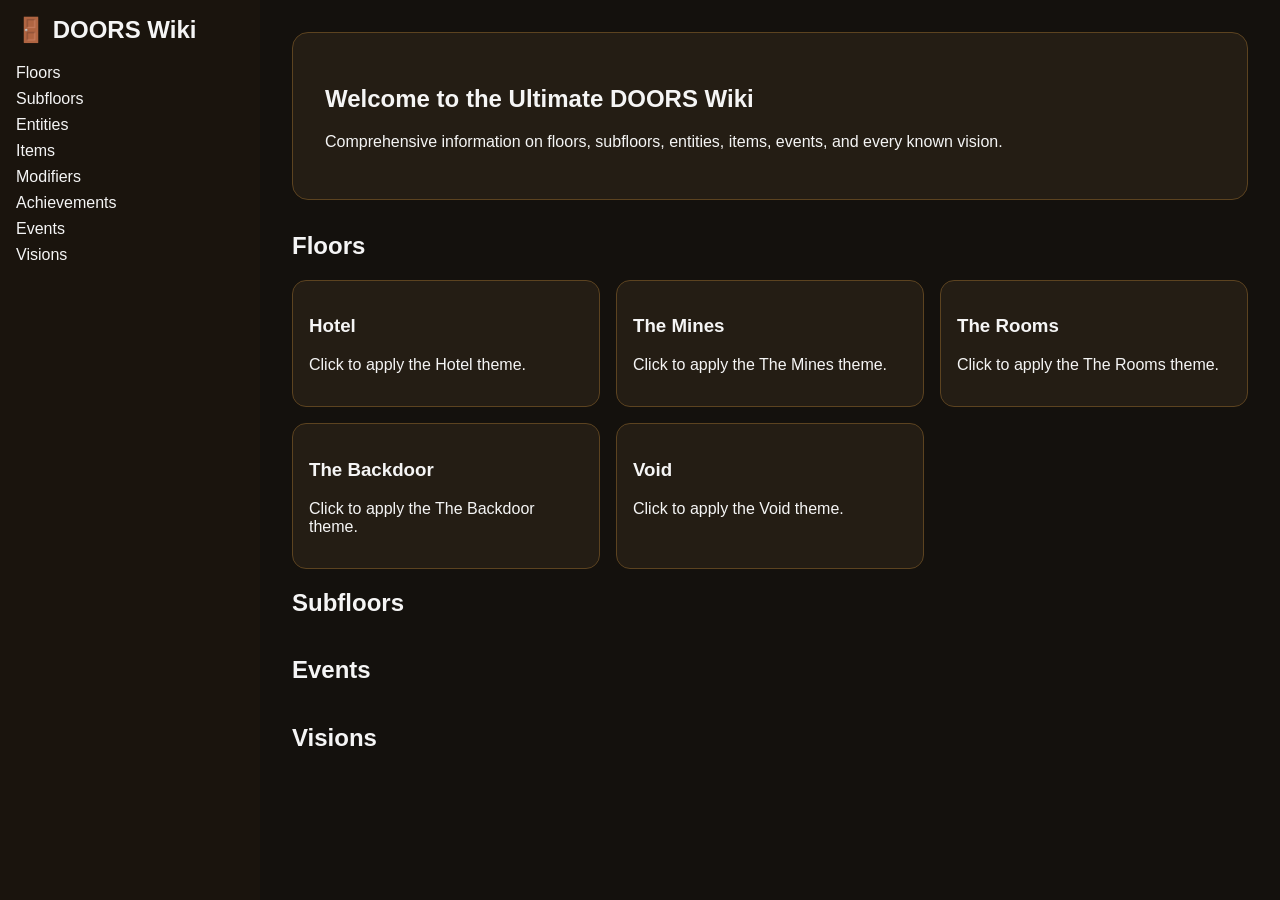
<file: index.html>
<!DOCTYPE html>
<html lang="en">
<head>
  <meta charset="UTF-8" />
  <meta name="viewport" content="width=device-width, initial-scale=1.0" />
  <title>DOORS Wiki</title>
  <link rel="stylesheet" href="css/main.css" />
  <link rel="stylesheet" href="css/themes.css" />
</head>
<body data-theme="hotel">
  <aside class="sidebar">
    <h1>🚪 DOORS Wiki</h1>
    <nav>
      <ul>
        <li><a href="#floors">Floors</a></li>
        <li><a href="#subfloors">Subfloors</a></li>
        <li><a href="#entities">Entities</a></li>
        <li><a href="#items">Items</a></li>
        <li><a href="#modifiers">Modifiers</a></li>
        <li><a href="#achievements">Achievements</a></li>
        <li><a href="#events">Events</a></li>
        <li><a href="#visions">Visions</a></li>
      </ul>
    </nav>
  </aside>

  <main class="content">
    <header class="hero">
      <h2>Welcome to the Ultimate DOORS Wiki</h2>
      <p>Comprehensive information on floors, subfloors, entities, items, events, and every known vision.</p>
    </header>

    <section id="floors">
      <h2>Floors</h2>
      <div class="card-grid"></div>
    </section>

    <section id="subfloors">
      <h2>Subfloors</h2>
      <div class="card-grid"></div>
    </section>

    <section id="events">
      <h2>Events</h2>
      <div class="card-grid"></div>
    </section>

    <section id="visions">
      <h2>Visions</h2>
      <div class="card-grid"></div>
    </section>
  </main>

  <script src="js/themes.js"></script>
  <script src="js/navigation.js"></script>
  <script src="js/search.js"></script>
  <script src="js/app.js"></script>
</body>
</html>
</file>
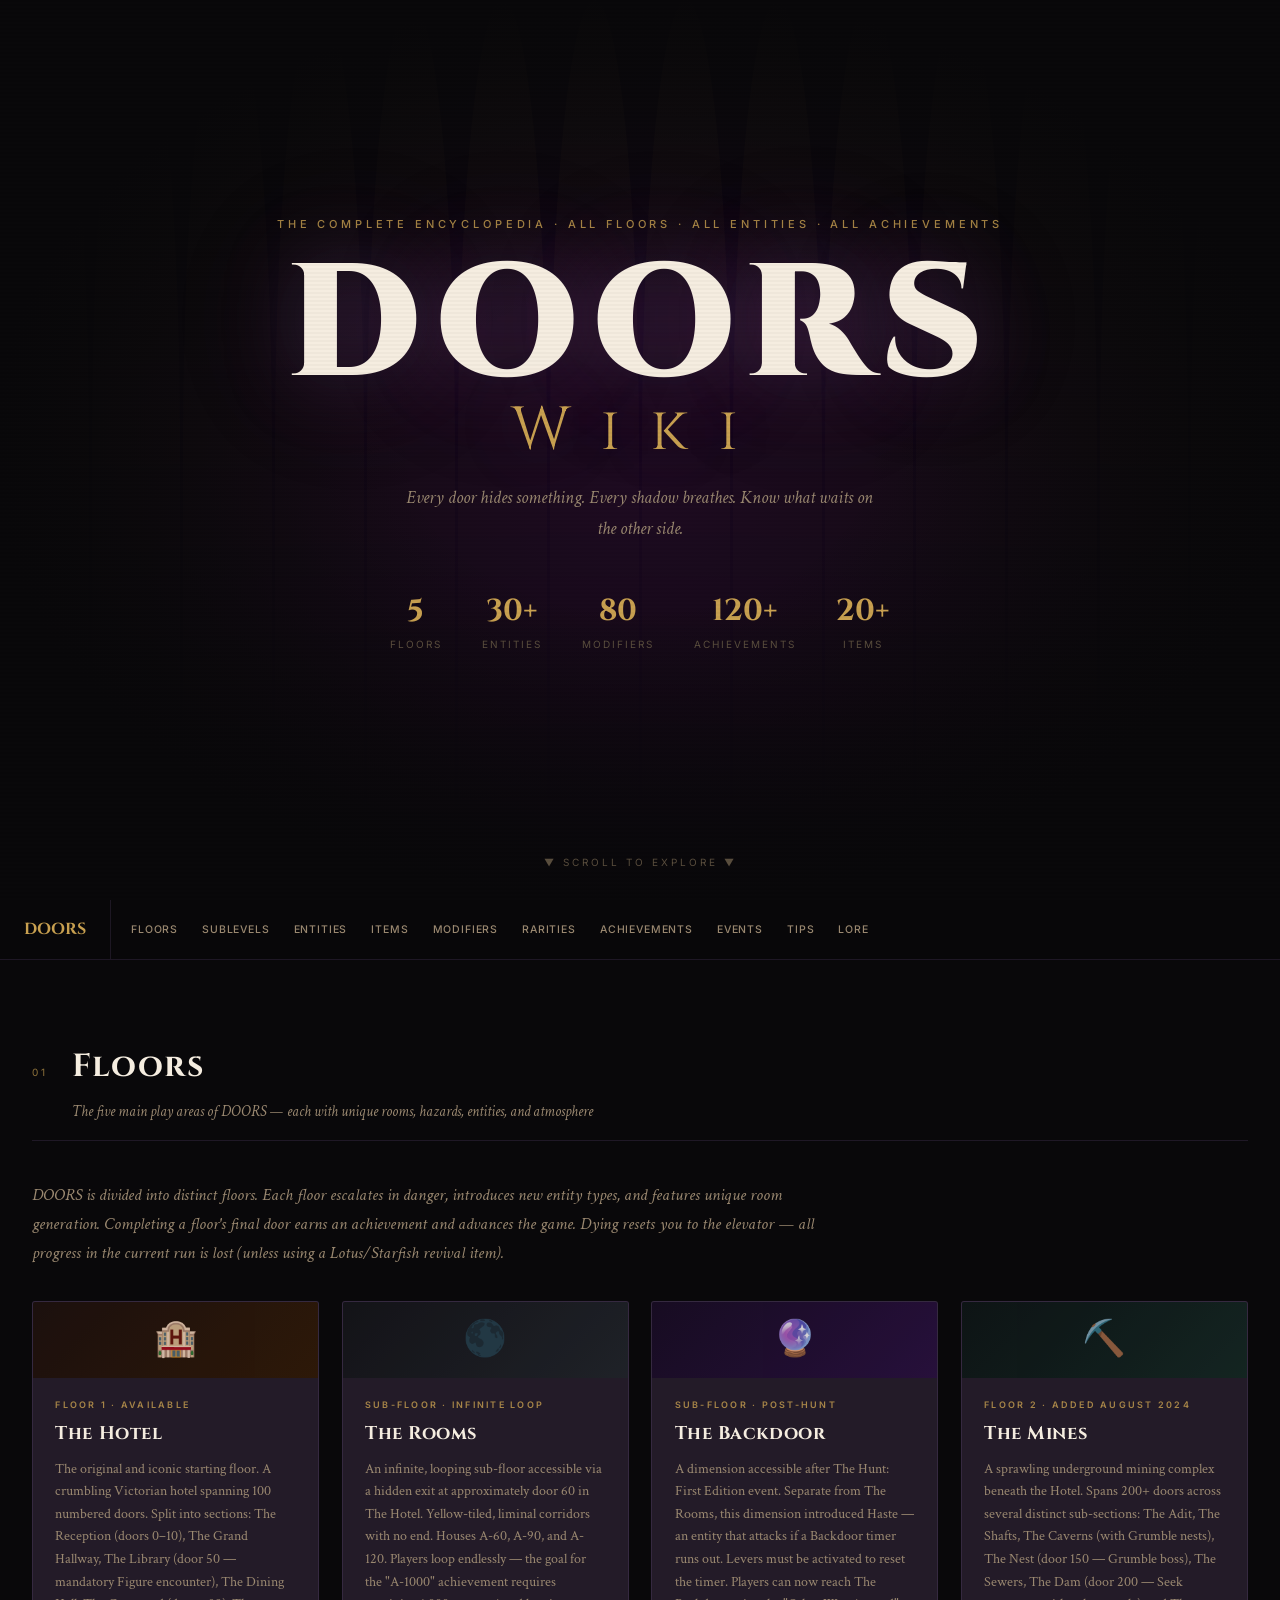
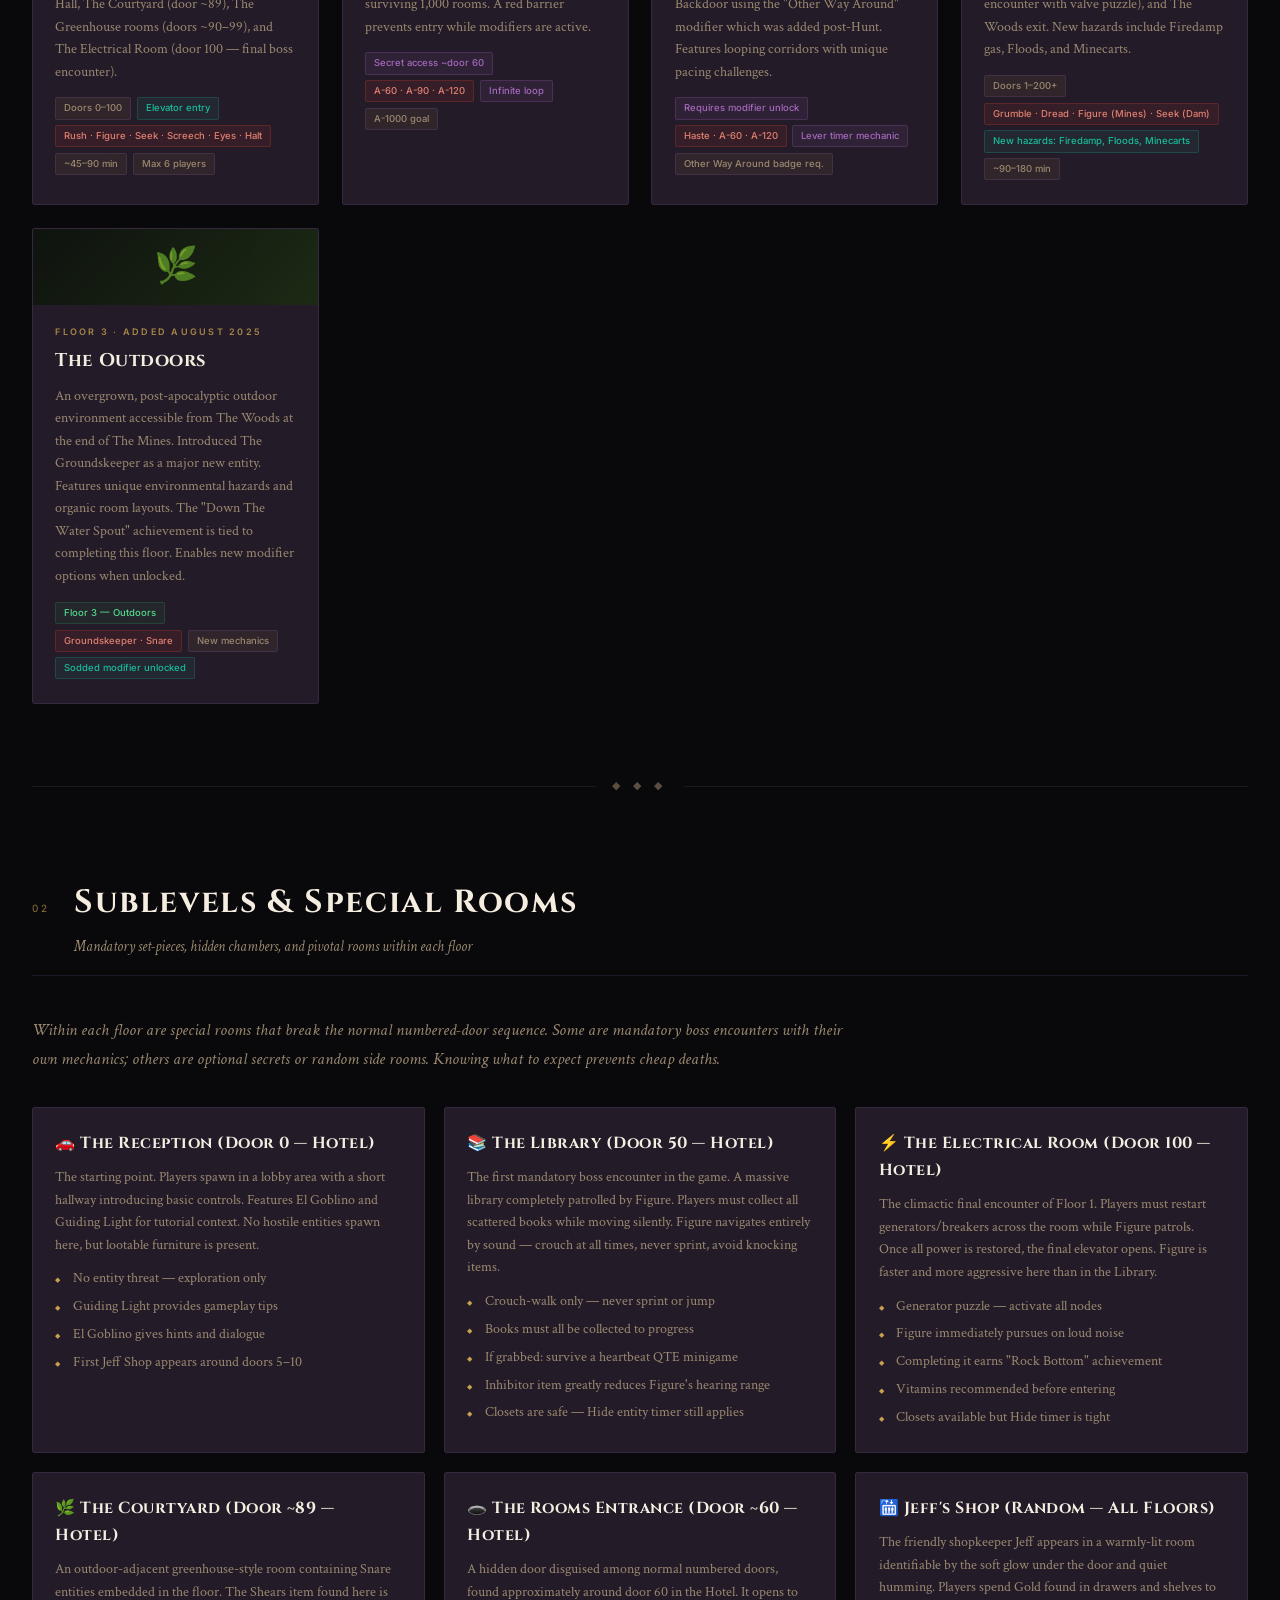
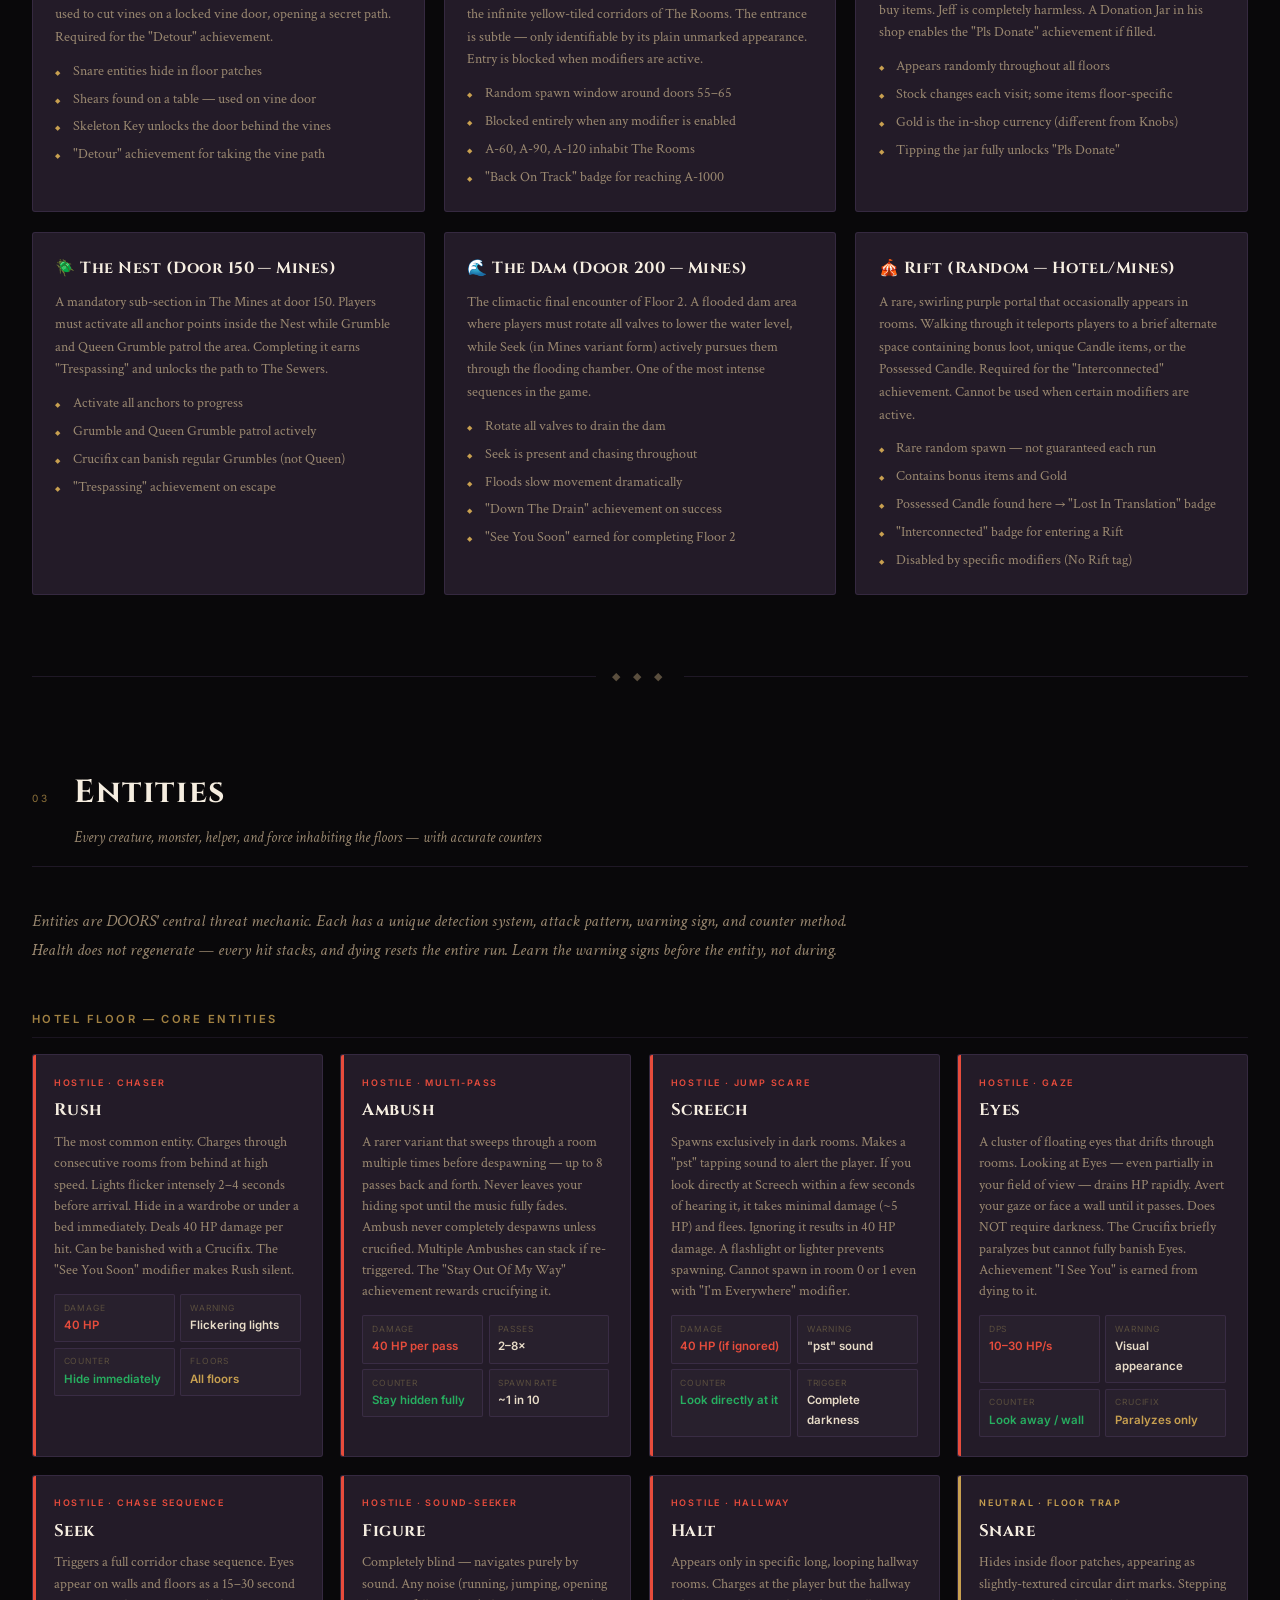
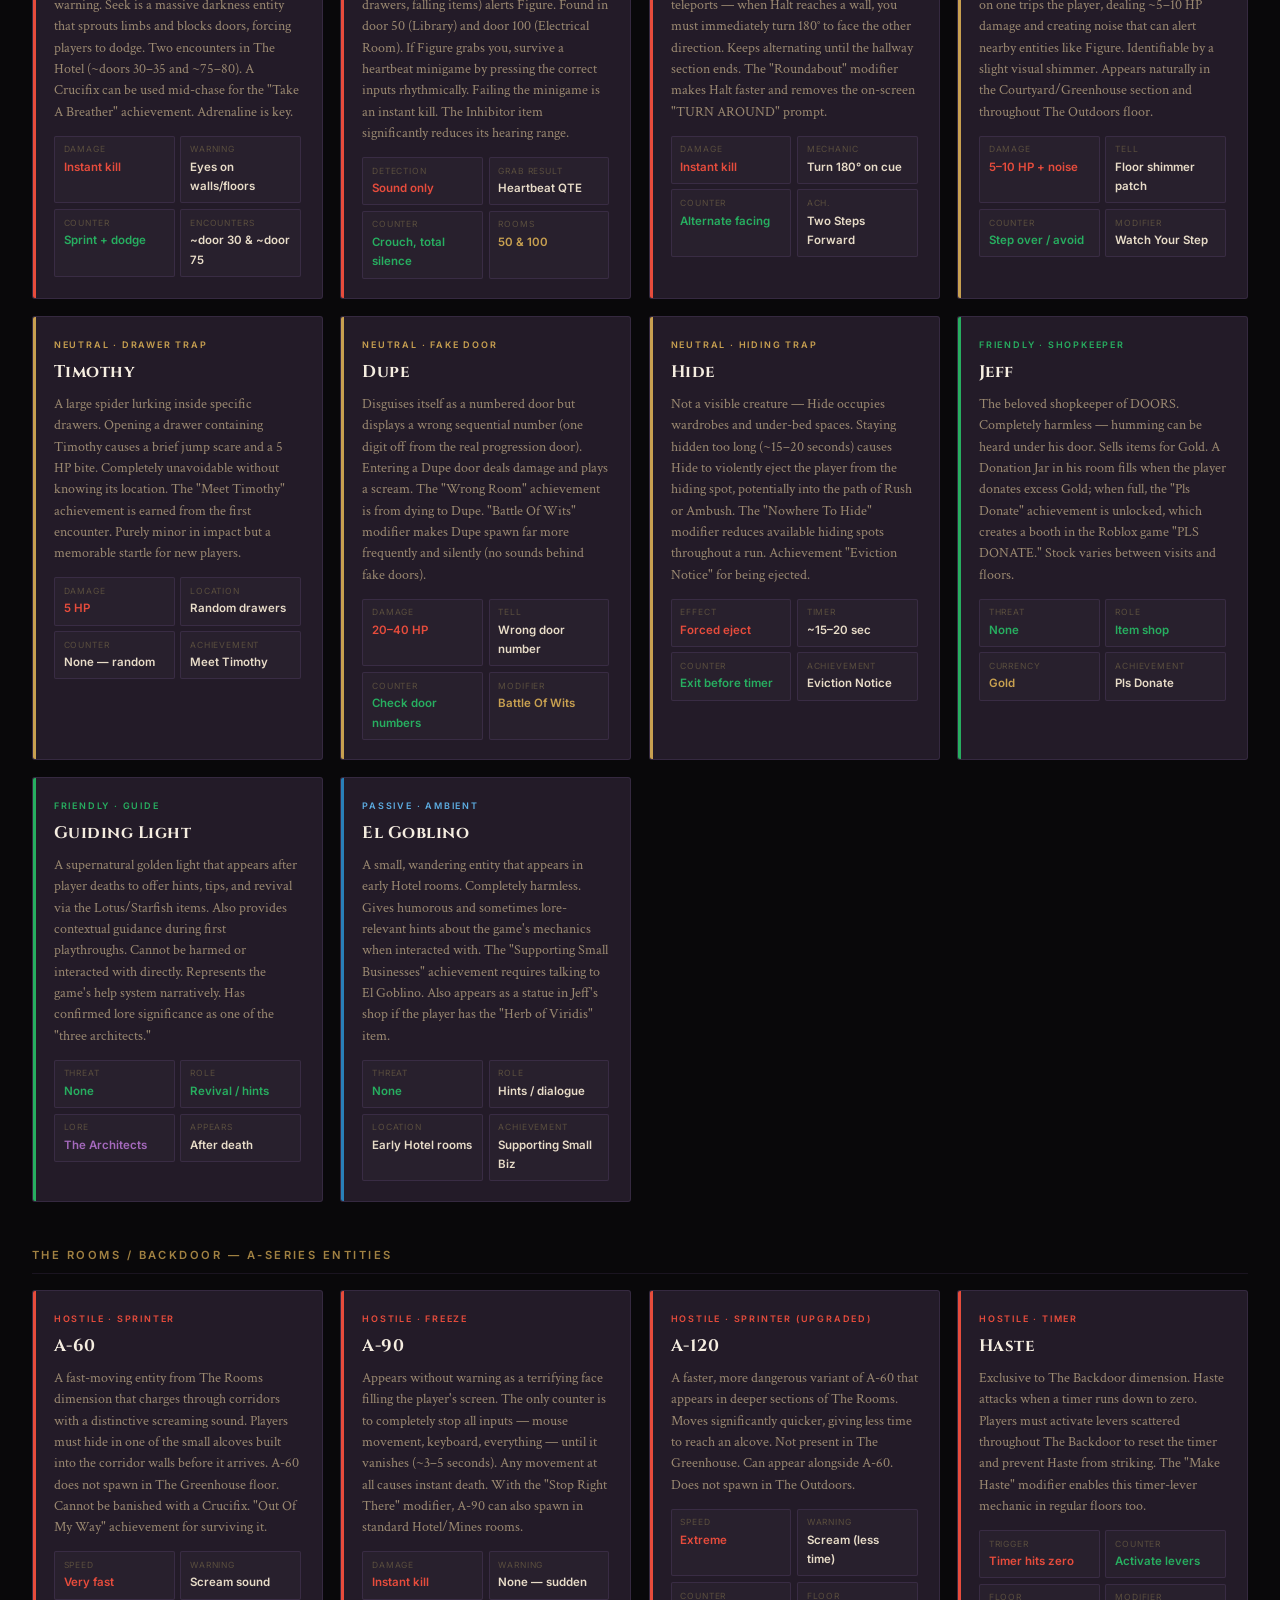
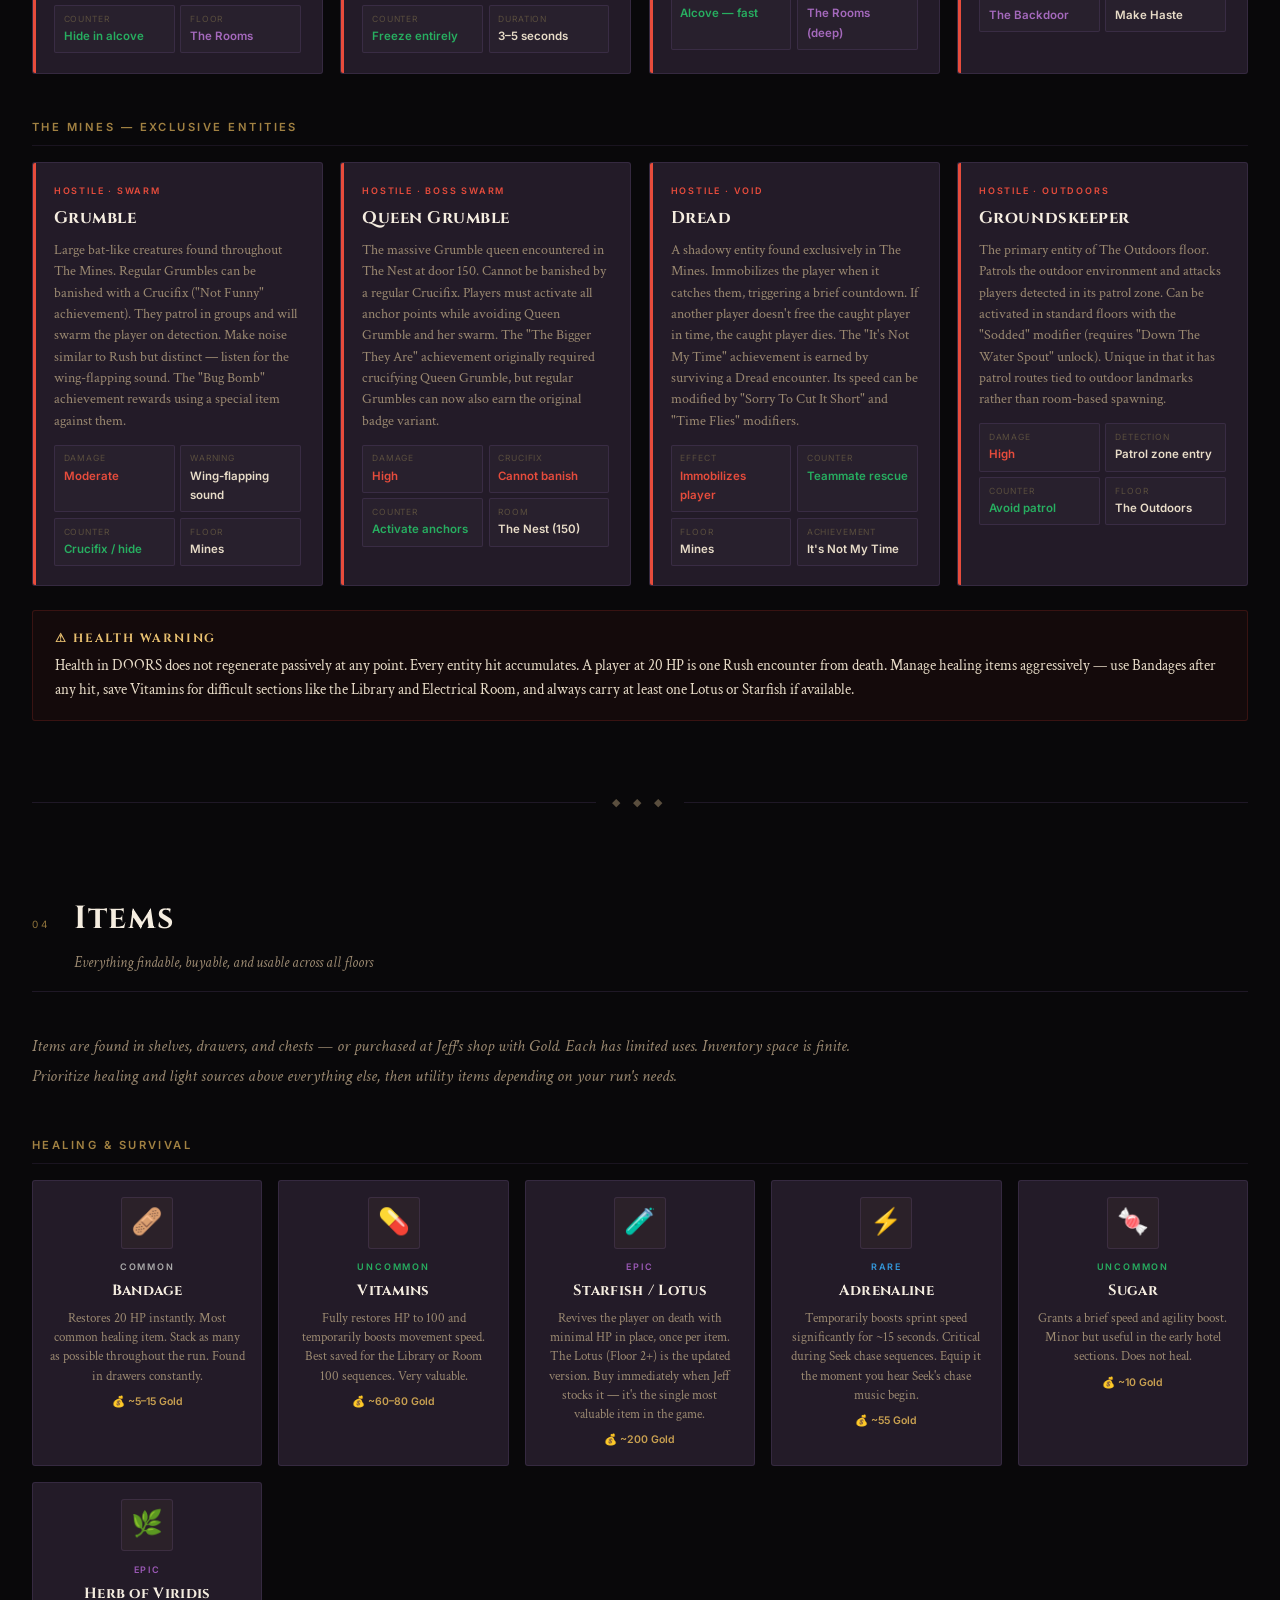
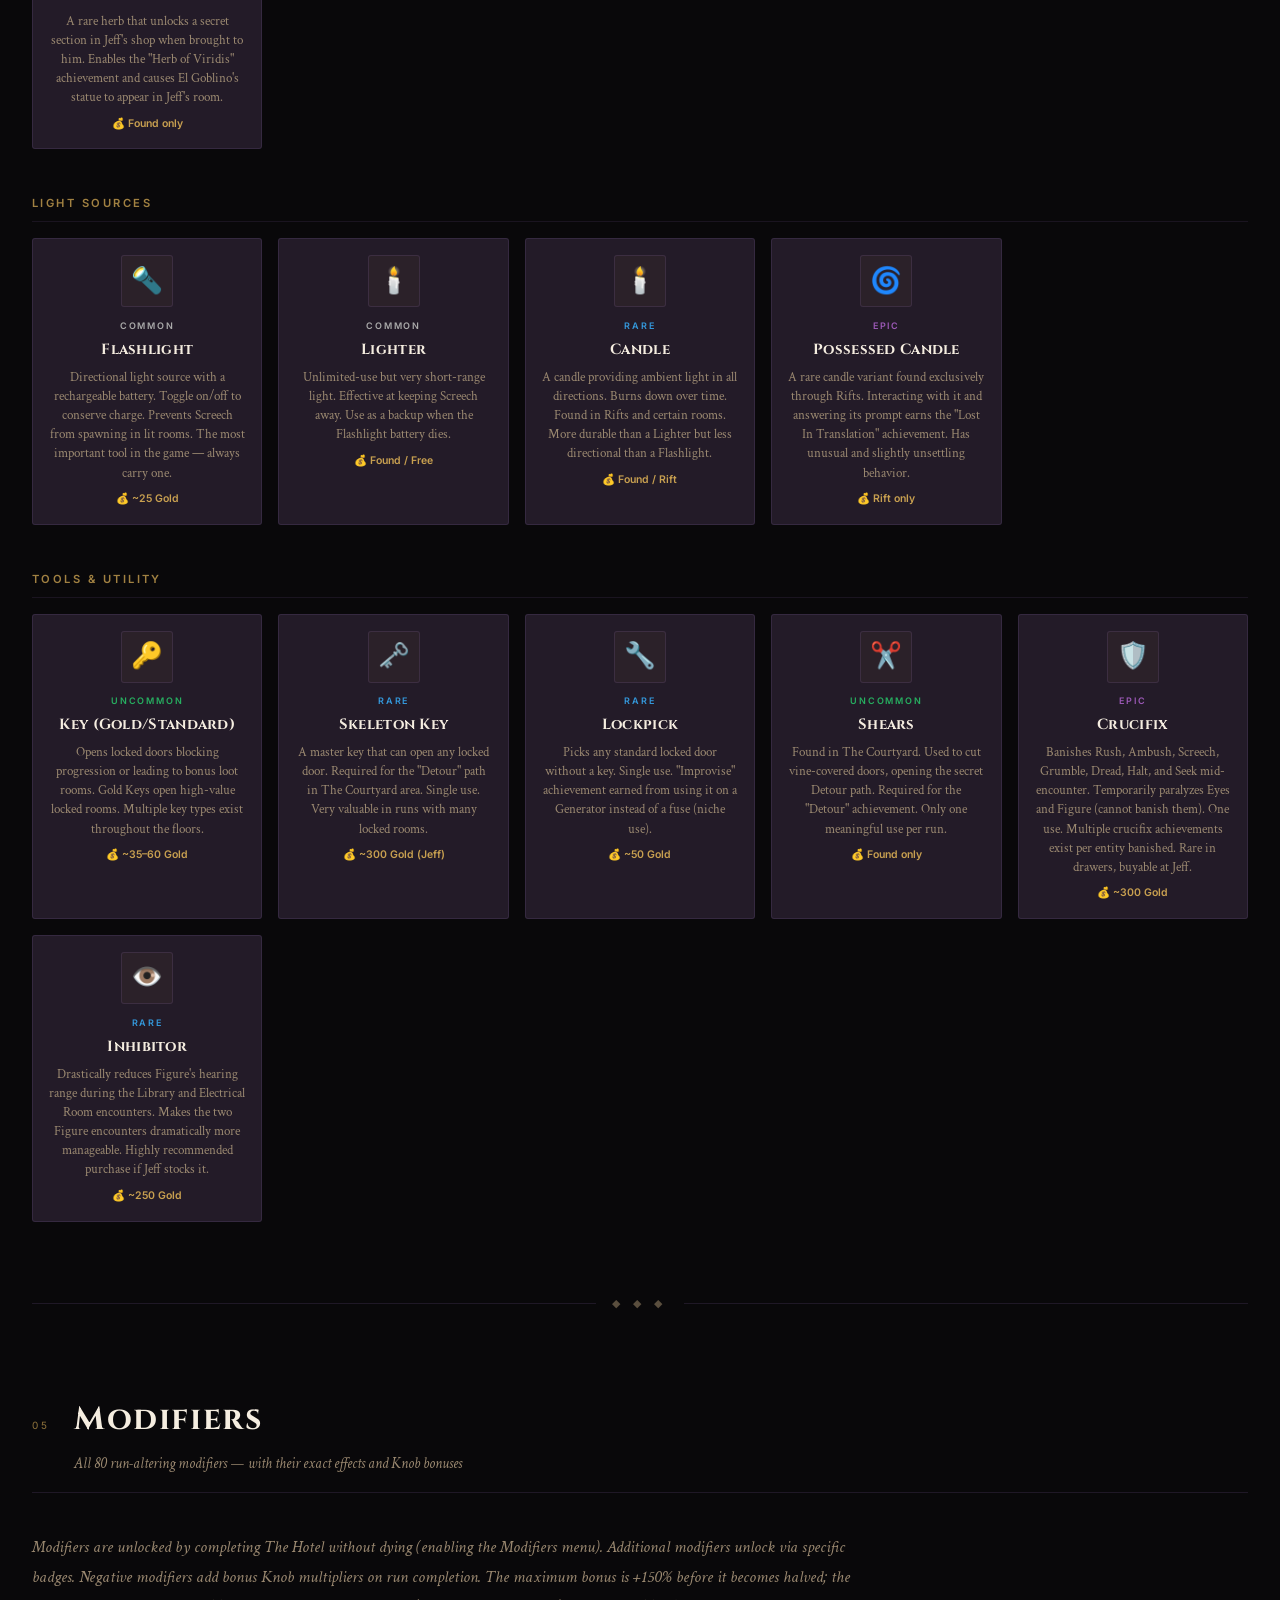
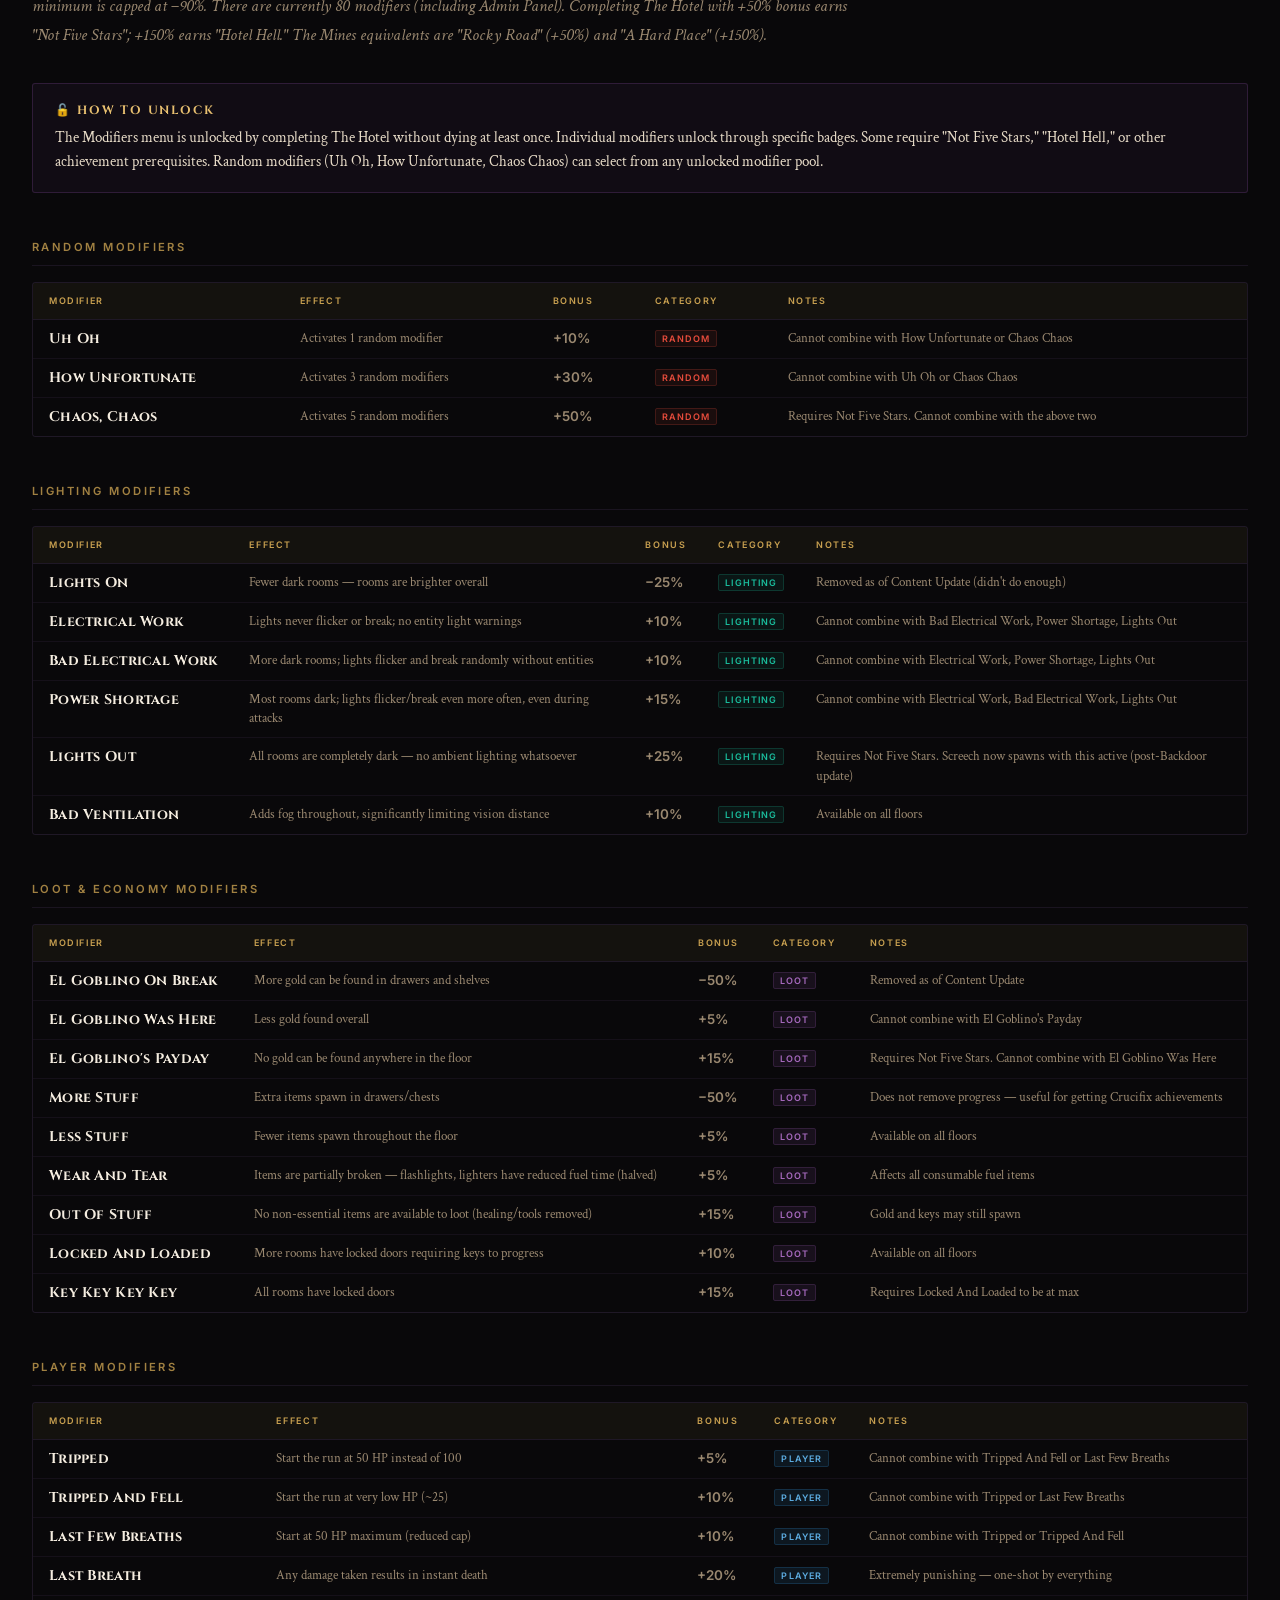
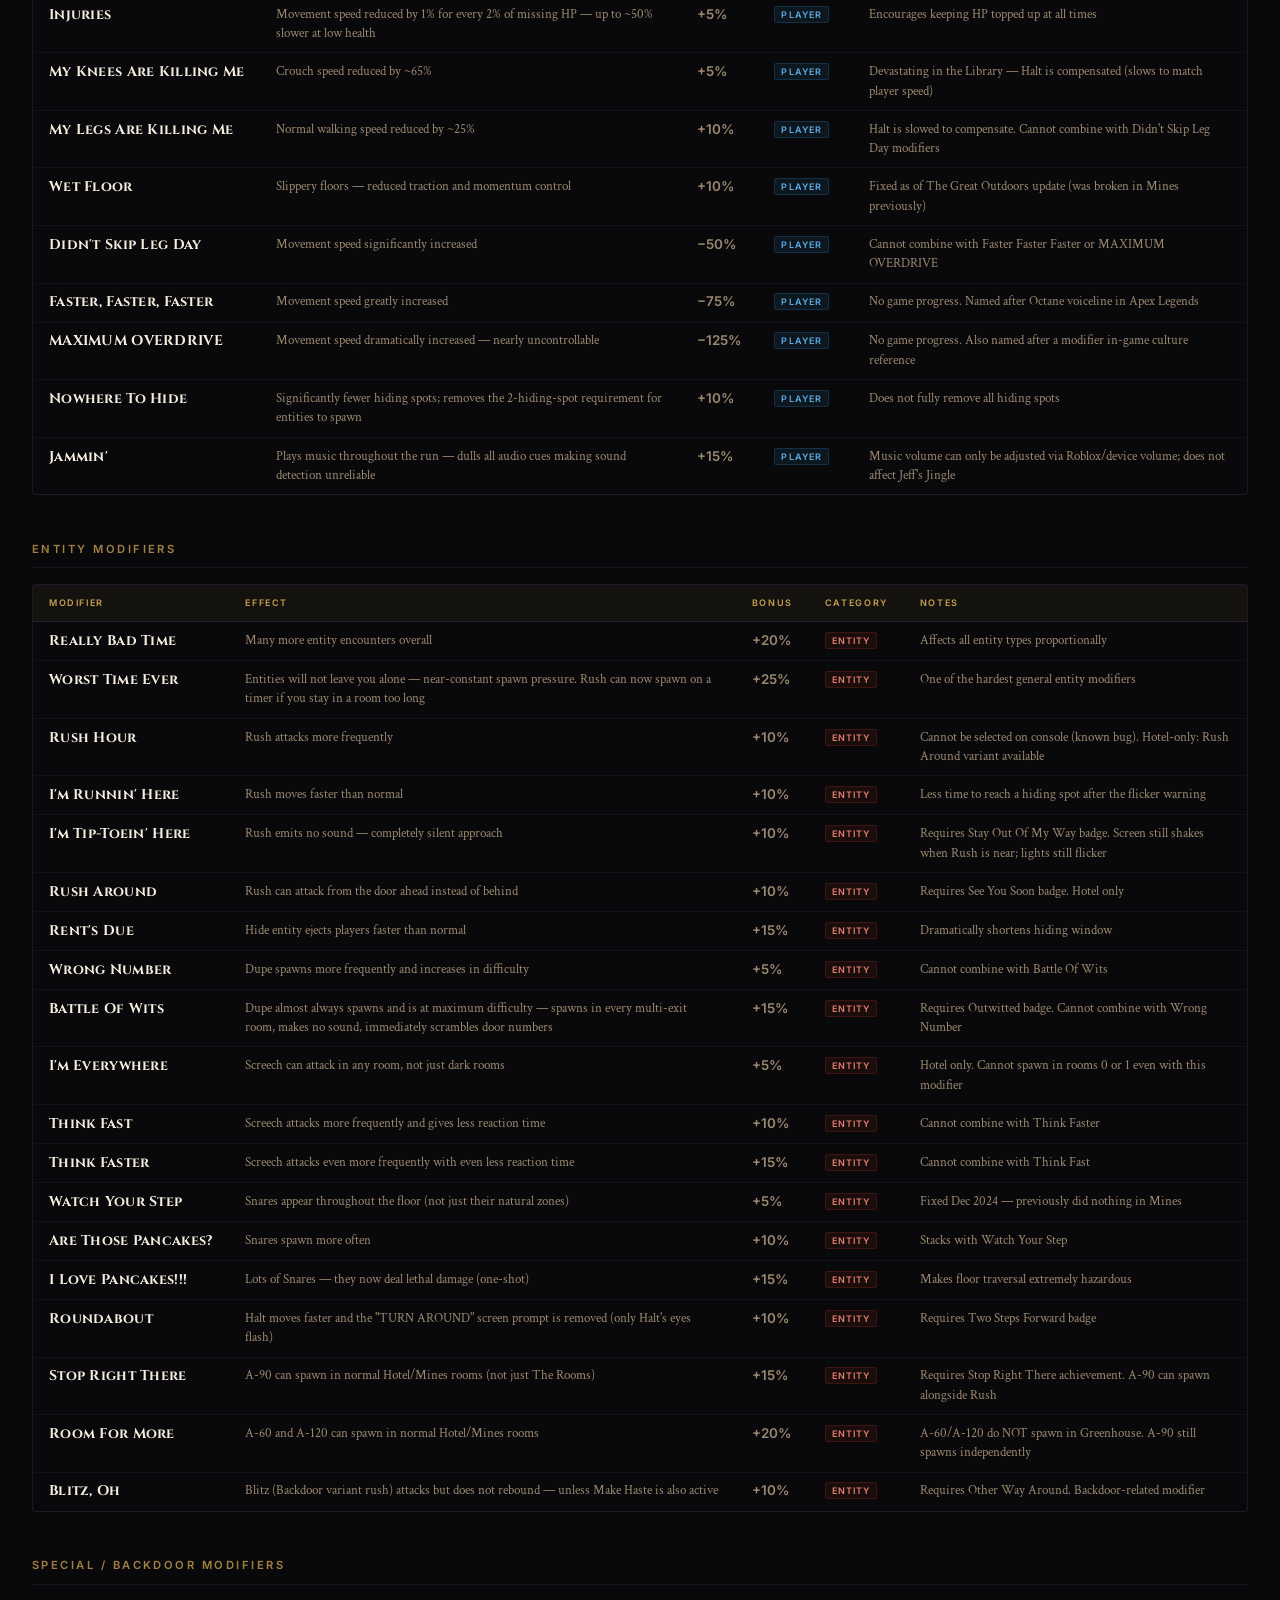
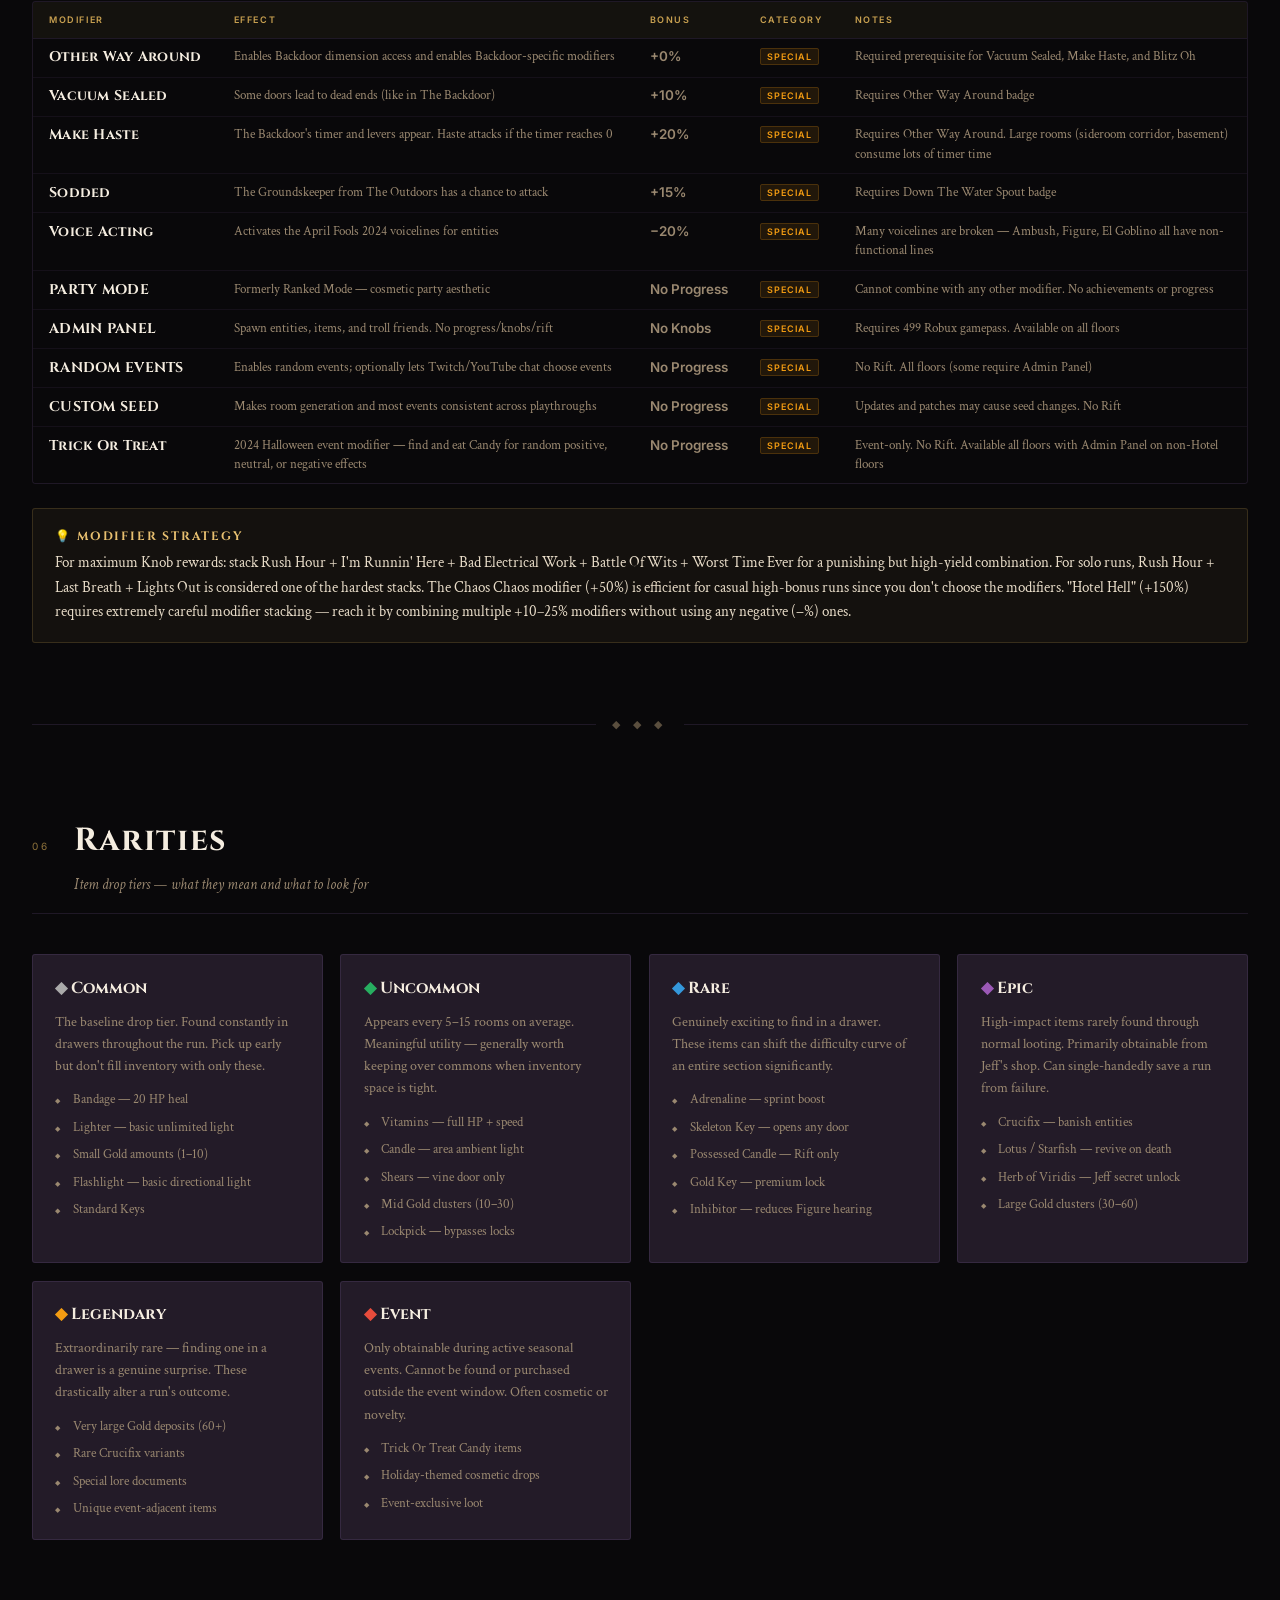
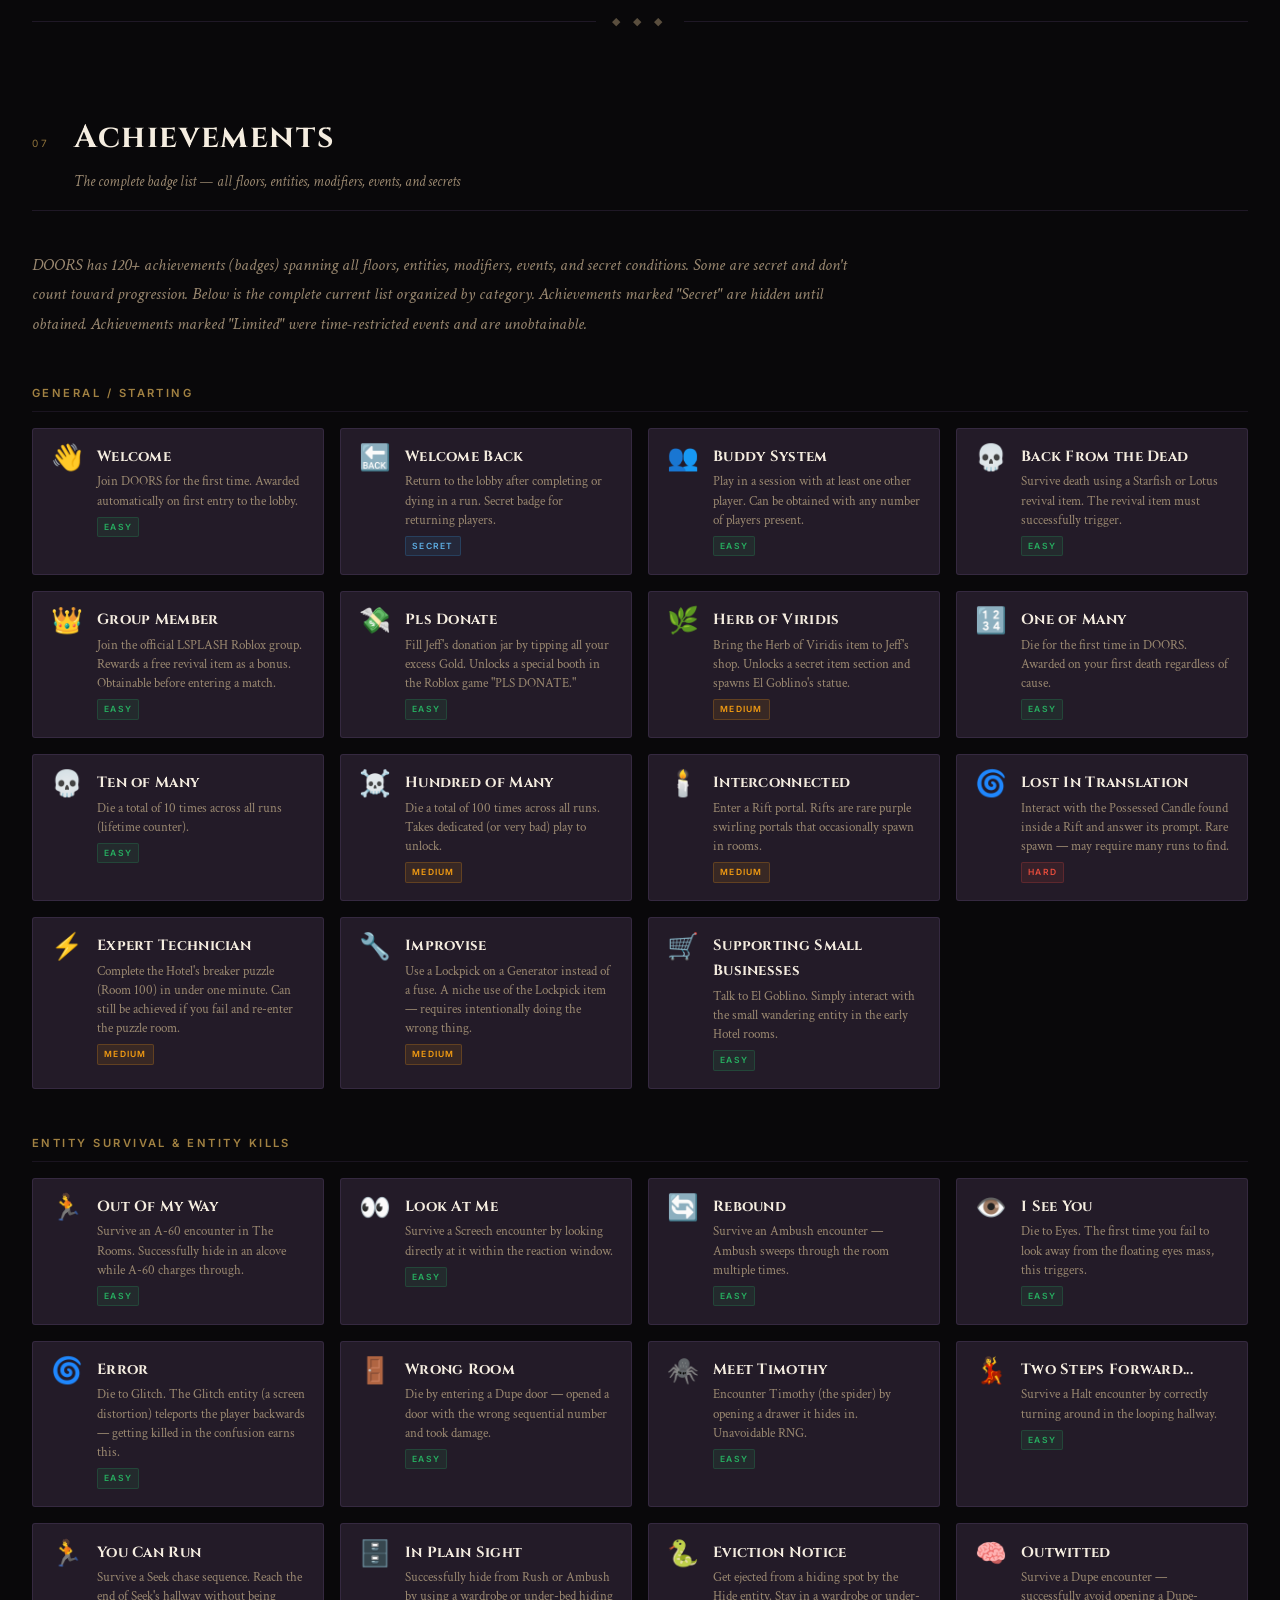
<file: doors_2.html>
<!DOCTYPE html>
<html lang="en">
<head>
<meta charset="UTF-8">
<meta name="viewport" content="width=device-width, initial-scale=1.0">
<title>DOORS — Complete Wiki</title>
<link rel="preconnect" href="https://fonts.googleapis.com">
<link href="https://fonts.googleapis.com/css2?family=Cinzel:wght@400;600;700;900&family=Crimson+Text:ital,wght@0,400;0,600;1,400&family=Inter:wght@300;400;500;600&display=swap" rel="stylesheet">
<style>
:root{
  --black:#09080a;--dark:#110d10;--surface:#1b1520;--card:#231b28;--card2:#2c2232;
  --border:rgba(180,130,220,.13);--border2:rgba(180,130,220,.28);
  --gold:#c8a050;--gold2:#e8c070;--amber:#d4870a;
  --red:#c0392b;--red2:#e74c3c;
  --teal:#1abc9c;--green:#27ae60;--purple:#9b59b6;--blue:#2980b9;
  --text:#e8dcc8;--muted:#9a8870;--dim:#5a4e3e;--white:#f5ede0;
  --font-d:'Cinzel',serif;--font-b:'Crimson Text',serif;--font-u:'Inter',sans-serif;
}
*,*::before,*::after{box-sizing:border-box;margin:0;padding:0}
html{scroll-behavior:smooth}
body{background:var(--black);color:var(--text);font-family:var(--font-b);font-size:17px;line-height:1.7;overflow-x:hidden}
body::before{content:'';position:fixed;inset:0;background:repeating-linear-gradient(0deg,transparent,transparent 2px,rgba(0,0,0,.025) 2px,rgba(0,0,0,.025) 4px);pointer-events:none;z-index:9999}

/* HERO */
.hero{position:relative;min-height:100vh;display:flex;flex-direction:column;align-items:center;justify-content:center;text-align:center;overflow:hidden;background:radial-gradient(ellipse at 50% 55%,#1a0820 0%,var(--black) 70%)}
.hero-arch-bg{position:absolute;inset:0;display:grid;grid-template-columns:repeat(14,1fr);gap:3px;opacity:.05;padding:0}
.hero-arch-bg span{background:linear-gradient(180deg,#c8a050 0%,transparent 100%);border-radius:50% 50% 0 0}
.hero-vignette{position:absolute;inset:0;background:radial-gradient(ellipse at 50% 50%,transparent 25%,var(--black) 72%)}
.hero-content{position:relative;z-index:2;max-width:820px;padding:2rem}
.hero-eyebrow{font-family:var(--font-u);font-size:11px;font-weight:500;letter-spacing:.35em;text-transform:uppercase;color:var(--gold);margin-bottom:1.5rem;opacity:.8}
.hero-title{font-family:var(--font-d);font-size:clamp(4.5rem,13vw,10rem);font-weight:900;color:var(--white);letter-spacing:.06em;line-height:.88;text-shadow:0 0 80px rgba(155,89,182,.3),0 0 200px rgba(155,89,182,.12);margin-bottom:.5rem}
.hero-sub-word{font-family:var(--font-d);display:block;font-size:.38em;letter-spacing:.5em;font-weight:400;color:var(--gold);margin-top:.4rem}
.hero-tagline{font-family:var(--font-b);font-size:1.15rem;color:var(--muted);font-style:italic;margin:1.5rem auto 2.5rem;max-width:480px}
.hero-stats{display:flex;gap:2.5rem;justify-content:center;flex-wrap:wrap;margin-bottom:2rem}
.hero-stat-num{font-family:var(--font-d);font-size:1.9rem;font-weight:700;color:var(--gold)}
.hero-stat-lbl{font-family:var(--font-u);font-size:10px;letter-spacing:.2em;text-transform:uppercase;color:var(--dim)}
.hero-scroll{position:absolute;bottom:1.8rem;left:50%;transform:translateX(-50%);font-family:var(--font-u);font-size:10px;letter-spacing:.3em;text-transform:uppercase;color:var(--dim);animation:bob 2s infinite}
@keyframes bob{0%,100%{transform:translateX(-50%) translateY(0)}50%{transform:translateX(-50%) translateY(6px)}}

/* NAV */
.wiki-nav{position:sticky;top:0;z-index:100;background:rgba(9,8,10,.96);border-bottom:1px solid var(--border);backdrop-filter:blur(14px);-webkit-backdrop-filter:blur(14px)}
.wiki-nav-inner{max-width:1340px;margin:0 auto;padding:0 1.5rem;display:flex;align-items:center;gap:0;overflow-x:auto;scrollbar-width:none}
.wiki-nav-inner::-webkit-scrollbar{display:none}
.nav-brand{font-family:var(--font-d);font-size:1rem;font-weight:700;color:var(--gold);padding:1rem 1.5rem 1rem 0;border-right:1px solid var(--border);margin-right:.5rem;white-space:nowrap;flex-shrink:0;text-decoration:none}
.nav-link{font-family:var(--font-u);font-size:10.5px;font-weight:500;letter-spacing:.08em;text-transform:uppercase;color:var(--muted);text-decoration:none;padding:.9rem .75rem;white-space:nowrap;transition:color .2s;flex-shrink:0}
.nav-link:hover{color:var(--gold)}

/* LAYOUT */
.wiki-main{max-width:1340px;margin:0 auto;padding:0 2rem 6rem}

/* SECTIONS */
.wiki-section{margin-top:5rem}
.section-header{display:flex;align-items:baseline;gap:1.5rem;margin-bottom:2.5rem;padding-bottom:1rem;border-bottom:1px solid var(--border)}
.section-num{font-family:var(--font-u);font-size:10px;letter-spacing:.3em;color:var(--gold);opacity:.7;flex-shrink:0}
.section-title{font-family:var(--font-d);font-size:clamp(1.4rem,3vw,2rem);font-weight:700;color:var(--white);letter-spacing:.05em}
.section-desc{font-style:italic;color:var(--muted);font-size:.92rem;margin-top:.25rem}
.chapter-intro{font-size:1.05rem;color:var(--muted);line-height:1.75;max-width:820px;margin-bottom:2rem;font-style:italic}

/* SUB-HEADER */
.sub-h{font-family:var(--font-u);font-size:.7rem;font-weight:600;letter-spacing:.22em;text-transform:uppercase;color:var(--gold);opacity:.8;margin:2.8rem 0 1rem;padding-bottom:.5rem;border-bottom:1px solid var(--border)}

/* ORNAMENT */
.ornament{text-align:center;display:flex;align-items:center;gap:1rem;color:var(--dim);font-size:.7rem;letter-spacing:.5em;margin:4.5rem 0}
.ornament::before,.ornament::after{content:'';flex:1;height:1px;background:var(--border)}

/* INFO BOX */
.info-box{background:rgba(200,160,80,.06);border:1px solid rgba(200,160,80,.2);border-radius:3px;padding:1.1rem 1.4rem;margin:1.5rem 0;font-size:.92rem;color:var(--text);line-height:1.65}
.info-box.red{background:rgba(192,57,43,.06);border-color:rgba(192,57,43,.22)}
.info-box.purple{background:rgba(155,89,182,.06);border-color:rgba(155,89,182,.22)}
.info-box strong{font-family:var(--font-d);color:var(--gold2);display:block;font-size:.75rem;letter-spacing:.15em;text-transform:uppercase;margin-bottom:.3rem}

/* SCROLLBAR */
::-webkit-scrollbar{width:5px}
::-webkit-scrollbar-track{background:var(--dark)}
::-webkit-scrollbar-thumb{background:var(--dim);border-radius:3px}

/* ===== FLOORS ===== */
.floors-grid{display:grid;grid-template-columns:repeat(auto-fill,minmax(270px,1fr));gap:1.4rem}
.floor-card{background:var(--card);border:1px solid var(--border);border-radius:3px;overflow:hidden;transition:border-color .3s,transform .2s}
.floor-card:hover{border-color:var(--border2);transform:translateY(-2px)}
.floor-banner{height:76px;display:flex;align-items:center;justify-content:center;font-size:2.2rem;opacity:.8}
.fb-hotel{background:linear-gradient(135deg,#1a0e08 0%,#301800 100%)}
.fb-mines{background:linear-gradient(135deg,#081210 0%,#102820 100%)}
.fb-backdoor{background:linear-gradient(135deg,#140820 0%,#280e40 100%)}
.fb-rooms{background:linear-gradient(135deg,#101214 0%,#1e2428 100%)}
.fb-outdoors{background:linear-gradient(135deg,#0a1208 0%,#1a2e10 100%)}
.floor-body{padding:1.2rem 1.4rem 1.5rem}
.floor-tag{font-family:var(--font-u);font-size:9px;font-weight:600;letter-spacing:.25em;text-transform:uppercase;color:var(--gold);margin-bottom:.35rem;opacity:.8}
.floor-name{font-family:var(--font-d);font-size:1.15rem;font-weight:700;color:var(--white);margin-bottom:.55rem;letter-spacing:.03em}
.floor-desc{font-size:.88rem;color:var(--muted);line-height:1.6;margin-bottom:.9rem}
.floor-pills{display:flex;flex-wrap:wrap;gap:.35rem}
.pill{font-family:var(--font-u);font-size:9.5px;font-weight:500;padding:2px 8px;border-radius:2px;background:rgba(200,160,80,.08);border:1px solid var(--border);color:var(--muted)}
.pill.red{background:rgba(192,57,43,.12);border-color:rgba(192,57,43,.28);color:#e08070}
.pill.teal{background:rgba(26,188,156,.08);border-color:rgba(26,188,156,.22);color:#1abc9c}
.pill.purple{background:rgba(155,89,182,.1);border-color:rgba(155,89,182,.25);color:#a569bd}
.pill.green{background:rgba(39,174,96,.08);border-color:rgba(39,174,96,.22);color:#55d98d}

/* SUBLEVELS */
.sublevels-grid{display:grid;grid-template-columns:repeat(auto-fill,minmax(310px,1fr));gap:1.2rem}
.sub-card{background:var(--card);border:1px solid var(--border);border-radius:3px;padding:1.4rem}
.sub-card h3{font-family:var(--font-d);font-size:1rem;font-weight:700;color:var(--white);letter-spacing:.03em;margin-bottom:.55rem}
.sub-card p{font-size:.88rem;color:var(--muted);line-height:1.6;margin-bottom:.7rem}
.sub-card ul{list-style:none;display:flex;flex-direction:column;gap:.3rem}
.sub-card ul li{font-size:.85rem;color:var(--muted);padding-left:1.1rem;position:relative}
.sub-card ul li::before{content:'◆';position:absolute;left:0;color:var(--gold);font-size:.45rem;top:7px}

/* ===== ENTITIES ===== */
.entities-grid{display:grid;grid-template-columns:repeat(auto-fill,minmax(250px,1fr));gap:1.1rem}
.entity-card{background:var(--card);border:1px solid var(--border);border-radius:3px;padding:1.2rem 1.3rem;position:relative;overflow:hidden;transition:border-color .2s,transform .2s}
.entity-card::before{content:'';position:absolute;top:0;left:0;width:3px;height:100%}
.entity-card.hostile::before{background:var(--red2)}
.entity-card.neutral::before{background:var(--gold)}
.entity-card.friendly::before{background:var(--green)}
.entity-card.passive::before{background:var(--blue)}
.entity-card:hover{border-color:var(--border2);transform:translateY(-1px)}
.etype{font-family:var(--font-u);font-size:9px;font-weight:600;letter-spacing:.2em;text-transform:uppercase;margin-bottom:.4rem}
.etype.hostile{color:var(--red2)}.etype.neutral{color:var(--gold)}.etype.friendly{color:var(--green)}.etype.passive{color:#5dade2}
.ename{font-family:var(--font-d);font-size:1.05rem;font-weight:700;color:var(--white);margin-bottom:.45rem;letter-spacing:.03em}
.edesc{font-size:.86rem;color:var(--muted);line-height:1.55;margin-bottom:.8rem}
.estats{display:grid;grid-template-columns:1fr 1fr;gap:.35rem}
.estat{background:rgba(255,255,255,.025);border:1px solid var(--border);border-radius:2px;padding:.35rem .55rem}
.estat-lbl{font-family:var(--font-u);font-size:8.5px;letter-spacing:.1em;text-transform:uppercase;color:var(--dim);margin-bottom:1px}
.estat-val{font-family:var(--font-u);font-size:11.5px;font-weight:600;color:var(--text)}
.estat-val.red{color:var(--red2)}.estat-val.gold{color:var(--gold)}.estat-val.green{color:var(--green)}.estat-val.purple{color:#a569bd}

/* ===== ITEMS ===== */
.items-grid{display:grid;grid-template-columns:repeat(auto-fill,minmax(195px,1fr));gap:1rem}
.item-card{background:var(--card);border:1px solid var(--border);border-radius:3px;padding:1rem;text-align:center;transition:border-color .2s,transform .2s}
.item-card:hover{border-color:var(--border2);transform:translateY(-2px)}
.item-icon{width:52px;height:52px;margin:0 auto .65rem;background:rgba(200,160,80,.05);border:1px solid var(--border);border-radius:3px;display:flex;align-items:center;justify-content:center;font-size:1.6rem}
.rarity{font-family:var(--font-u);font-size:9px;font-weight:600;letter-spacing:.2em;text-transform:uppercase;margin-bottom:.25rem}
.r-common{color:#aaa}.r-uncommon{color:#27ae60}.r-rare{color:#3498db}.r-epic{color:#9b59b6}.r-legendary{color:#f39c12}.r-event{color:#e74c3c}
.iname{font-family:var(--font-d);font-size:.92rem;font-weight:700;color:var(--white);margin-bottom:.35rem;letter-spacing:.02em}
.idesc{font-size:.8rem;color:var(--muted);line-height:1.5}
.iprice{font-family:var(--font-u);font-size:10.5px;font-weight:600;color:var(--gold);margin-top:.45rem}

/* ===== MODIFIERS TABLE ===== */
.mod-table-wrap{overflow-x:auto;border-radius:3px;border:1px solid var(--border)}
.mod-table{width:100%;border-collapse:collapse;font-size:.86rem}
.mod-table th{font-family:var(--font-u);font-size:9px;font-weight:600;letter-spacing:.18em;text-transform:uppercase;color:var(--gold);background:rgba(200,160,80,.06);padding:.65rem 1rem;text-align:left;border-bottom:1px solid var(--border);white-space:nowrap}
.mod-table td{padding:.55rem 1rem;border-bottom:1px solid rgba(180,130,220,.07);vertical-align:top;color:var(--muted);font-size:.84rem;line-height:1.45}
.mod-table tr:last-child td{border-bottom:none}
.mod-table tr:hover td{background:rgba(255,255,255,.02)}
.mod-name{font-family:var(--font-d);font-weight:700;color:var(--white);font-size:.88rem;letter-spacing:.02em;white-space:nowrap}
.mod-bonus{font-family:var(--font-u);font-weight:600;font-size:.82rem;white-space:nowrap}
.bonus-pos{color:#55d98d}.bonus-neg{color:#e08070}.bonus-zero{color:var(--muted)}
.mod-cat{font-family:var(--font-u);font-size:9px;font-weight:600;letter-spacing:.12em;text-transform:uppercase;padding:2px 6px;border-radius:2px}
.cat-general{background:rgba(200,160,80,.1);color:var(--gold);border:1px solid rgba(200,160,80,.2)}
.cat-entity{background:rgba(192,57,43,.1);color:#e08070;border:1px solid rgba(192,57,43,.2)}
.cat-light{background:rgba(26,188,156,.08);color:#1abc9c;border:1px solid rgba(26,188,156,.2)}
.cat-loot{background:rgba(155,89,182,.1);color:#a569bd;border:1px solid rgba(155,89,182,.2)}
.cat-player{background:rgba(52,152,219,.1);color:#5dade2;border:1px solid rgba(52,152,219,.2)}
.cat-special{background:rgba(243,156,18,.1);color:#f39c12;border:1px solid rgba(243,156,18,.2)}
.cat-random{background:rgba(231,76,60,.08);color:#e74c3c;border:1px solid rgba(231,76,60,.2)}

/* ===== ACHIEVEMENTS ===== */
.ach-grid{display:grid;grid-template-columns:repeat(auto-fill,minmax(280px,1fr));gap:1rem}
.ach-card{background:var(--card);border:1px solid var(--border);border-radius:3px;padding:.95rem 1.1rem;display:flex;gap:.9rem;align-items:flex-start;transition:border-color .2s}
.ach-card:hover{border-color:var(--border2)}
.ach-icon{font-size:1.6rem;flex-shrink:0;line-height:1;margin-top:2px}
.ach-body{flex:1;min-width:0}
.ach-name{font-family:var(--font-d);font-size:.92rem;font-weight:700;color:var(--white);margin-bottom:.2rem;letter-spacing:.02em}
.ach-req{font-size:.8rem;color:var(--muted);line-height:1.5}
.ach-badge{font-family:var(--font-u);font-size:8.5px;font-weight:600;letter-spacing:.15em;text-transform:uppercase;padding:2px 6px;border-radius:2px;margin-top:.35rem;display:inline-block}
.b-easy{background:rgba(39,174,96,.1);color:#27ae60;border:1px solid rgba(39,174,96,.22)}
.b-med{background:rgba(243,156,18,.1);color:#f39c12;border:1px solid rgba(243,156,18,.22)}
.b-hard{background:rgba(231,76,60,.1);color:var(--red2);border:1px solid rgba(231,76,60,.22)}
.b-extreme{background:rgba(155,89,182,.12);color:#a569bd;border:1px solid rgba(155,89,182,.25)}
.b-secret{background:rgba(52,152,219,.1);color:#5dade2;border:1px solid rgba(52,152,219,.22)}
.b-event{background:rgba(231,76,60,.08);color:#e74c3c;border:1px solid rgba(231,76,60,.2)}

/* ===== EVENTS ===== */
.events-list{display:flex;flex-direction:column;gap:1.2rem}
.event-row{background:var(--card);border:1px solid var(--border);border-radius:3px;padding:1.4rem 1.8rem;display:grid;grid-template-columns:auto 1fr auto;gap:1.4rem;align-items:start}
.event-icon{width:46px;height:46px;border-radius:3px;display:flex;align-items:center;justify-content:center;font-size:1.4rem;background:rgba(200,160,80,.07);border:1px solid var(--border);flex-shrink:0}
.event-body h3{font-family:var(--font-d);font-size:1rem;font-weight:700;color:var(--white);letter-spacing:.03em;margin-bottom:.3rem}
.event-body p{font-size:.88rem;color:var(--muted);line-height:1.55}
.event-period{font-family:var(--font-u);font-size:9.5px;font-weight:500;color:var(--gold);letter-spacing:.1em;text-transform:uppercase;white-space:nowrap;text-align:right;flex-shrink:0}

/* ===== RARITIES ===== */
.rarity-grid{display:grid;grid-template-columns:repeat(auto-fill,minmax(280px,1fr));gap:1.1rem}
.rarity-card{background:var(--card);border:1px solid var(--border);border-radius:3px;padding:1.2rem 1.4rem}
.rarity-card h3{font-size:1rem;font-family:var(--font-d);font-weight:700;color:var(--white);margin-bottom:.55rem}
.rarity-card p{font-size:.87rem;color:var(--muted);line-height:1.6;margin-bottom:.7rem}
.rarity-card ul{list-style:none;display:flex;flex-direction:column;gap:.3rem}
.rarity-card ul li{font-size:.83rem;color:var(--muted);padding-left:1.1rem;position:relative}
.rarity-card ul li::before{content:'◆';position:absolute;left:0;font-size:.45rem;top:7px}

/* TIPS */
.tips-grid{display:grid;grid-template-columns:repeat(auto-fill,minmax(280px,1fr));gap:1.2rem}
.tip-card{background:var(--card);border:1px solid var(--border);border-radius:3px;padding:1.4rem}
.tip-num{font-family:var(--font-d);font-size:2.5rem;font-weight:900;color:var(--gold);opacity:.22;line-height:1;margin-bottom:.45rem}
.tip-text{font-size:.93rem;color:var(--text);line-height:1.65}
.tip-text strong{color:var(--gold2);font-weight:600}

/* LORE */
.lore-grid{display:grid;grid-template-columns:repeat(auto-fill,minmax(300px,1fr));gap:1.2rem}

/* RESPONSIVE */
@media(max-width:780px){
  .wiki-main{padding:0 1rem 4rem}
  .hero-title{font-size:clamp(3rem,15vw,5.5rem)}
  .hero-stats{gap:1rem}
  .event-row{grid-template-columns:auto 1fr}
  .event-period{grid-column:1/-1}
  .section-header{flex-direction:column;gap:.3rem}
}

/* FOOTER */
.wiki-footer{border-top:1px solid var(--border);padding:3rem 2rem;text-align:center;background:var(--dark)}
.wiki-footer p{font-size:.82rem;color:var(--dim);font-style:italic}
</style>
</head>
<body>

<!-- HERO -->
<section class="hero" id="top">
  <div class="hero-arch-bg" aria-hidden="true">
    <span></span><span></span><span></span><span></span><span></span><span></span><span></span>
    <span></span><span></span><span></span><span></span><span></span><span></span><span></span>
  </div>
  <div class="hero-vignette" aria-hidden="true"></div>
  <div class="hero-content">
    <p class="hero-eyebrow">The Complete Encyclopedia · All Floors · All Entities · All Achievements</p>
    <h1 class="hero-title">DOORS<span class="hero-sub-word">Wiki</span></h1>
    <p class="hero-tagline">Every door hides something. Every shadow breathes. Know what waits on the other side.</p>
    <div class="hero-stats">
      <div class="hero-stat"><div class="hero-stat-num">5</div><div class="hero-stat-lbl">Floors</div></div>
      <div class="hero-stat"><div class="hero-stat-num">30+</div><div class="hero-stat-lbl">Entities</div></div>
      <div class="hero-stat"><div class="hero-stat-num">80</div><div class="hero-stat-lbl">Modifiers</div></div>
      <div class="hero-stat"><div class="hero-stat-num">120+</div><div class="hero-stat-lbl">Achievements</div></div>
      <div class="hero-stat"><div class="hero-stat-num">20+</div><div class="hero-stat-lbl">Items</div></div>
    </div>
  </div>
  <div class="hero-scroll" aria-hidden="true">▼ scroll to explore ▼</div>
</section>

<!-- NAV -->
<nav class="wiki-nav" aria-label="Wiki navigation">
  <div class="wiki-nav-inner">
    <a href="#top" class="nav-brand">DOORS</a>
    <a href="#floors" class="nav-link">Floors</a>
    <a href="#sublevels" class="nav-link">Sublevels</a>
    <a href="#entities" class="nav-link">Entities</a>
    <a href="#items" class="nav-link">Items</a>
    <a href="#modifiers" class="nav-link">Modifiers</a>
    <a href="#rarities" class="nav-link">Rarities</a>
    <a href="#achievements" class="nav-link">Achievements</a>
    <a href="#events" class="nav-link">Events</a>
    <a href="#tips" class="nav-link">Tips</a>
    <a href="#lore" class="nav-link">Lore</a>
  </div>
</nav>

<main class="wiki-main">

<!-- ===== 01 FLOORS ===== -->
<section class="wiki-section" id="floors">
  <div class="section-header">
    <span class="section-num">01</span>
    <div><h2 class="section-title">Floors</h2><p class="section-desc">The five main play areas of DOORS — each with unique rooms, hazards, entities, and atmosphere</p></div>
  </div>
  <p class="chapter-intro">DOORS is divided into distinct floors. Each floor escalates in danger, introduces new entity types, and features unique room generation. Completing a floor's final door earns an achievement and advances the game. Dying resets you to the elevator — all progress in the current run is lost (unless using a Lotus/Starfish revival item).</p>
  <div class="floors-grid">

    <div class="floor-card">
      <div class="floor-banner fb-hotel">🏨</div>
      <div class="floor-body">
        <div class="floor-tag">Floor 1 · Available</div>
        <div class="floor-name">The Hotel</div>
        <p class="floor-desc">The original and iconic starting floor. A crumbling Victorian hotel spanning 100 numbered doors. Split into sections: The Reception (doors 0–10), The Grand Hallway, The Library (door 50 — mandatory Figure encounter), The Dining Hall, The Courtyard (door ~89), The Greenhouse rooms (doors ~90–99), and The Electrical Room (door 100 — final boss encounter).</p>
        <div class="floor-pills">
          <span class="pill">Doors 0–100</span>
          <span class="pill teal">Elevator entry</span>
          <span class="pill red">Rush · Figure · Seek · Screech · Eyes · Halt</span>
          <span class="pill">~45–90 min</span>
          <span class="pill">Max 6 players</span>
        </div>
      </div>
    </div>

    <div class="floor-card">
      <div class="floor-banner fb-rooms">🌑</div>
      <div class="floor-body">
        <div class="floor-tag">Sub-Floor · Infinite Loop</div>
        <div class="floor-name">The Rooms</div>
        <p class="floor-desc">An infinite, looping sub-floor accessible via a hidden exit at approximately door 60 in The Hotel. Yellow-tiled, liminal corridors with no end. Houses A-60, A-90, and A-120. Players loop endlessly — the goal for the "A-1000" achievement requires surviving 1,000 rooms. A red barrier prevents entry while modifiers are active.</p>
        <div class="floor-pills">
          <span class="pill purple">Secret access ~door 60</span>
          <span class="pill red">A-60 · A-90 · A-120</span>
          <span class="pill purple">Infinite loop</span>
          <span class="pill">A-1000 goal</span>
        </div>
      </div>
    </div>

    <div class="floor-card">
      <div class="floor-banner fb-backdoor">🔮</div>
      <div class="floor-body">
        <div class="floor-tag">Sub-Floor · Post-Hunt</div>
        <div class="floor-name">The Backdoor</div>
        <p class="floor-desc">A dimension accessible after The Hunt: First Edition event. Separate from The Rooms, this dimension introduced Haste — an entity that attacks if a Backdoor timer runs out. Levers must be activated to reset the timer. Players can now reach The Backdoor using the "Other Way Around" modifier which was added post-Hunt. Features looping corridors with unique pacing challenges.</p>
        <div class="floor-pills">
          <span class="pill purple">Requires modifier unlock</span>
          <span class="pill red">Haste · A-60 · A-120</span>
          <span class="pill purple">Lever timer mechanic</span>
          <span class="pill">Other Way Around badge req.</span>
        </div>
      </div>
    </div>

    <div class="floor-card">
      <div class="floor-banner fb-mines">⛏️</div>
      <div class="floor-body">
        <div class="floor-tag">Floor 2 · Added August 2024</div>
        <div class="floor-name">The Mines</div>
        <p class="floor-desc">A sprawling underground mining complex beneath the Hotel. Spans 200+ doors across several distinct sub-sections: The Adit, The Shafts, The Caverns (with Grumble nests), The Nest (door 150 — Grumble boss), The Sewers, The Dam (door 200 — Seek encounter with valve puzzle), and The Woods exit. New hazards include Firedamp gas, Floods, and Minecarts.</p>
        <div class="floor-pills">
          <span class="pill">Doors 1–200+</span>
          <span class="pill red">Grumble · Dread · Figure (Mines) · Seek (Dam)</span>
          <span class="pill teal">New hazards: Firedamp, Floods, Minecarts</span>
          <span class="pill">~90–180 min</span>
        </div>
      </div>
    </div>

    <div class="floor-card">
      <div class="floor-banner fb-outdoors">🌿</div>
      <div class="floor-body">
        <div class="floor-tag">Floor 3 · Added August 2025</div>
        <div class="floor-name">The Outdoors</div>
        <p class="floor-desc">An overgrown, post-apocalyptic outdoor environment accessible from The Woods at the end of The Mines. Introduced The Groundskeeper as a major new entity. Features unique environmental hazards and organic room layouts. The "Down The Water Spout" achievement is tied to completing this floor. Enables new modifier options when unlocked.</p>
        <div class="floor-pills">
          <span class="pill green">Floor 3 — Outdoors</span>
          <span class="pill red">Groundskeeper · Snare</span>
          <span class="pill">New mechanics</span>
          <span class="pill teal">Sodded modifier unlocked</span>
        </div>
      </div>
    </div>

  </div>
</section>

<div class="ornament" aria-hidden="true">◆ ◆ ◆</div>

<!-- ===== 02 SUBLEVELS ===== -->
<section class="wiki-section" id="sublevels">
  <div class="section-header">
    <span class="section-num">02</span>
    <div><h2 class="section-title">Sublevels & Special Rooms</h2><p class="section-desc">Mandatory set-pieces, hidden chambers, and pivotal rooms within each floor</p></div>
  </div>
  <p class="chapter-intro">Within each floor are special rooms that break the normal numbered-door sequence. Some are mandatory boss encounters with their own mechanics; others are optional secrets or random side rooms. Knowing what to expect prevents cheap deaths.</p>
  <div class="sublevels-grid">

    <div class="sub-card">
      <h3>🚗 The Reception (Door 0 — Hotel)</h3>
      <p>The starting point. Players spawn in a lobby area with a short hallway introducing basic controls. Features El Goblino and Guiding Light for tutorial context. No hostile entities spawn here, but lootable furniture is present.</p>
      <ul><li>No entity threat — exploration only</li><li>Guiding Light provides gameplay tips</li><li>El Goblino gives hints and dialogue</li><li>First Jeff Shop appears around doors 5–10</li></ul>
    </div>

    <div class="sub-card">
      <h3>📚 The Library (Door 50 — Hotel)</h3>
      <p>The first mandatory boss encounter in the game. A massive library completely patrolled by Figure. Players must collect all scattered books while moving silently. Figure navigates entirely by sound — crouch at all times, never sprint, avoid knocking items.</p>
      <ul><li>Crouch-walk only — never sprint or jump</li><li>Books must all be collected to progress</li><li>If grabbed: survive a heartbeat QTE minigame</li><li>Inhibitor item greatly reduces Figure's hearing range</li><li>Closets are safe — Hide entity timer still applies</li></ul>
    </div>

    <div class="sub-card">
      <h3>⚡ The Electrical Room (Door 100 — Hotel)</h3>
      <p>The climactic final encounter of Floor 1. Players must restart generators/breakers across the room while Figure patrols. Once all power is restored, the final elevator opens. Figure is faster and more aggressive here than in the Library.</p>
      <ul><li>Generator puzzle — activate all nodes</li><li>Figure immediately pursues on loud noise</li><li>Completing it earns "Rock Bottom" achievement</li><li>Vitamins recommended before entering</li><li>Closets available but Hide timer is tight</li></ul>
    </div>

    <div class="sub-card">
      <h3>🌿 The Courtyard (Door ~89 — Hotel)</h3>
      <p>An outdoor-adjacent greenhouse-style room containing Snare entities embedded in the floor. The Shears item found here is used to cut vines on a locked vine door, opening a secret path. Required for the "Detour" achievement.</p>
      <ul><li>Snare entities hide in floor patches</li><li>Shears found on a table — used on vine door</li><li>Skeleton Key unlocks the door behind the vines</li><li>"Detour" achievement for taking the vine path</li></ul>
    </div>

    <div class="sub-card">
      <h3>🕳️ The Rooms Entrance (Door ~60 — Hotel)</h3>
      <p>A hidden door disguised among normal numbered doors, found approximately around door 60 in the Hotel. It opens to the infinite yellow-tiled corridors of The Rooms. The entrance is subtle — only identifiable by its plain unmarked appearance. Entry is blocked when modifiers are active.</p>
      <ul><li>Random spawn window around doors 55–65</li><li>Blocked entirely when any modifier is enabled</li><li>A-60, A-90, A-120 inhabit The Rooms</li><li>"Back On Track" badge for reaching A-1000</li></ul>
    </div>

    <div class="sub-card">
      <h3>🛗 Jeff's Shop (Random — All Floors)</h3>
      <p>The friendly shopkeeper Jeff appears in a warmly-lit room identifiable by the soft glow under the door and quiet humming. Players spend Gold found in drawers and shelves to buy items. Jeff is completely harmless. A Donation Jar in his shop enables the "Pls Donate" achievement if filled.</p>
      <ul><li>Appears randomly throughout all floors</li><li>Stock changes each visit; some items floor-specific</li><li>Gold is the in-shop currency (different from Knobs)</li><li>Tipping the jar fully unlocks "Pls Donate"</li></ul>
    </div>

    <div class="sub-card">
      <h3>🪲 The Nest (Door 150 — Mines)</h3>
      <p>A mandatory sub-section in The Mines at door 150. Players must activate all anchor points inside the Nest while Grumble and Queen Grumble patrol the area. Completing it earns "Trespassing" and unlocks the path to The Sewers.</p>
      <ul><li>Activate all anchors to progress</li><li>Grumble and Queen Grumble patrol actively</li><li>Crucifix can banish regular Grumbles (not Queen)</li><li>"Trespassing" achievement on escape</li></ul>
    </div>

    <div class="sub-card">
      <h3>🌊 The Dam (Door 200 — Mines)</h3>
      <p>The climactic final encounter of Floor 2. A flooded dam area where players must rotate all valves to lower the water level, while Seek (in Mines variant form) actively pursues them through the flooding chamber. One of the most intense sequences in the game.</p>
      <ul><li>Rotate all valves to drain the dam</li><li>Seek is present and chasing throughout</li><li>Floods slow movement dramatically</li><li>"Down The Drain" achievement on success</li><li>"See You Soon" earned for completing Floor 2</li></ul>
    </div>

    <div class="sub-card">
      <h3>🎪 Rift (Random — Hotel/Mines)</h3>
      <p>A rare, swirling purple portal that occasionally appears in rooms. Walking through it teleports players to a brief alternate space containing bonus loot, unique Candle items, or the Possessed Candle. Required for the "Interconnected" achievement. Cannot be used when certain modifiers are active.</p>
      <ul><li>Rare random spawn — not guaranteed each run</li><li>Contains bonus items and Gold</li><li>Possessed Candle found here → "Lost In Translation" badge</li><li>"Interconnected" badge for entering a Rift</li><li>Disabled by specific modifiers (No Rift tag)</li></ul>
    </div>

  </div>
</section>

<div class="ornament" aria-hidden="true">◆ ◆ ◆</div>

<!-- ===== 03 ENTITIES ===== -->
<section class="wiki-section" id="entities">
  <div class="section-header">
    <span class="section-num">03</span>
    <div><h2 class="section-title">Entities</h2><p class="section-desc">Every creature, monster, helper, and force inhabiting the floors — with accurate counters</p></div>
  </div>
  <p class="chapter-intro">Entities are DOORS' central threat mechanic. Each has a unique detection system, attack pattern, warning sign, and counter method. Health does not regenerate — every hit stacks, and dying resets the entire run. Learn the warning signs before the entity, not during.</p>

  <p class="sub-h">Hotel Floor — Core Entities</p>
  <div class="entities-grid">

    <div class="entity-card hostile">
      <div class="etype hostile">Hostile · Chaser</div>
      <div class="ename">Rush</div>
      <p class="edesc">The most common entity. Charges through consecutive rooms from behind at high speed. Lights flicker intensely 2–4 seconds before arrival. Hide in a wardrobe or under a bed immediately. Deals 40 HP damage per hit. Can be banished with a Crucifix. The "See You Soon" modifier makes Rush silent.</p>
      <div class="estats">
        <div class="estat"><div class="estat-lbl">Damage</div><div class="estat-val red">40 HP</div></div>
        <div class="estat"><div class="estat-lbl">Warning</div><div class="estat-val">Flickering lights</div></div>
        <div class="estat"><div class="estat-lbl">Counter</div><div class="estat-val green">Hide immediately</div></div>
        <div class="estat"><div class="estat-lbl">Floors</div><div class="estat-val gold">All floors</div></div>
      </div>
    </div>

    <div class="entity-card hostile">
      <div class="etype hostile">Hostile · Multi-Pass</div>
      <div class="ename">Ambush</div>
      <p class="edesc">A rarer variant that sweeps through a room multiple times before despawning — up to 8 passes back and forth. Never leaves your hiding spot until the music fully fades. Ambush never completely despawns unless crucified. Multiple Ambushes can stack if re-triggered. The "Stay Out Of My Way" achievement rewards crucifying it.</p>
      <div class="estats">
        <div class="estat"><div class="estat-lbl">Damage</div><div class="estat-val red">40 HP per pass</div></div>
        <div class="estat"><div class="estat-lbl">Passes</div><div class="estat-val">2–8×</div></div>
        <div class="estat"><div class="estat-lbl">Counter</div><div class="estat-val green">Stay hidden fully</div></div>
        <div class="estat"><div class="estat-lbl">Spawn rate</div><div class="estat-val">~1 in 10</div></div>
      </div>
    </div>

    <div class="entity-card hostile">
      <div class="etype hostile">Hostile · Jump Scare</div>
      <div class="ename">Screech</div>
      <p class="edesc">Spawns exclusively in dark rooms. Makes a "pst" tapping sound to alert the player. If you look directly at Screech within a few seconds of hearing it, it takes minimal damage (~5 HP) and flees. Ignoring it results in 40 HP damage. A flashlight or lighter prevents spawning. Cannot spawn in room 0 or 1 even with "I'm Everywhere" modifier.</p>
      <div class="estats">
        <div class="estat"><div class="estat-lbl">Damage</div><div class="estat-val red">40 HP (if ignored)</div></div>
        <div class="estat"><div class="estat-lbl">Warning</div><div class="estat-val">"pst" sound</div></div>
        <div class="estat"><div class="estat-lbl">Counter</div><div class="estat-val green">Look directly at it</div></div>
        <div class="estat"><div class="estat-lbl">Trigger</div><div class="estat-val">Complete darkness</div></div>
      </div>
    </div>

    <div class="entity-card hostile">
      <div class="etype hostile">Hostile · Gaze</div>
      <div class="ename">Eyes</div>
      <p class="edesc">A cluster of floating eyes that drifts through rooms. Looking at Eyes — even partially in your field of view — drains HP rapidly. Avert your gaze or face a wall until it passes. Does NOT require darkness. The Crucifix briefly paralyzes but cannot fully banish Eyes. Achievement "I See You" is earned from dying to it.</p>
      <div class="estats">
        <div class="estat"><div class="estat-lbl">DPS</div><div class="estat-val red">10–30 HP/s</div></div>
        <div class="estat"><div class="estat-lbl">Warning</div><div class="estat-val">Visual appearance</div></div>
        <div class="estat"><div class="estat-lbl">Counter</div><div class="estat-val green">Look away / wall</div></div>
        <div class="estat"><div class="estat-lbl">Crucifix</div><div class="estat-val gold">Paralyzes only</div></div>
      </div>
    </div>

    <div class="entity-card hostile">
      <div class="etype hostile">Hostile · Chase Sequence</div>
      <div class="ename">Seek</div>
      <p class="edesc">Triggers a full corridor chase sequence. Eyes appear on walls and floors as a 15–30 second warning. Seek is a massive darkness entity that sprouts limbs and blocks doors, forcing players to dodge. Two encounters in The Hotel (~doors 30–35 and ~75–80). A Crucifix can be used mid-chase for the "Take A Breather" achievement. Adrenaline is key.</p>
      <div class="estats">
        <div class="estat"><div class="estat-lbl">Damage</div><div class="estat-val red">Instant kill</div></div>
        <div class="estat"><div class="estat-lbl">Warning</div><div class="estat-val">Eyes on walls/floors</div></div>
        <div class="estat"><div class="estat-lbl">Counter</div><div class="estat-val green">Sprint + dodge</div></div>
        <div class="estat"><div class="estat-lbl">Encounters</div><div class="estat-val">~door 30 & ~door 75</div></div>
      </div>
    </div>

    <div class="entity-card hostile">
      <div class="etype hostile">Hostile · Sound-Seeker</div>
      <div class="ename">Figure</div>
      <p class="edesc">Completely blind — navigates purely by sound. Any noise (running, jumping, opening drawers, falling items) alerts Figure. Found in door 50 (Library) and door 100 (Electrical Room). If Figure grabs you, survive a heartbeat minigame by pressing the correct inputs rhythmically. Failing the minigame is an instant kill. The Inhibitor item significantly reduces its hearing range.</p>
      <div class="estats">
        <div class="estat"><div class="estat-lbl">Detection</div><div class="estat-val red">Sound only</div></div>
        <div class="estat"><div class="estat-lbl">Grab result</div><div class="estat-val">Heartbeat QTE</div></div>
        <div class="estat"><div class="estat-lbl">Counter</div><div class="estat-val green">Crouch, total silence</div></div>
        <div class="estat"><div class="estat-lbl">Rooms</div><div class="estat-val gold">50 & 100</div></div>
      </div>
    </div>

    <div class="entity-card hostile">
      <div class="etype hostile">Hostile · Hallway</div>
      <div class="ename">Halt</div>
      <p class="edesc">Appears only in specific long, looping hallway rooms. Charges at the player but the hallway teleports — when Halt reaches a wall, you must immediately turn 180° to face the other direction. Keeps alternating until the hallway section ends. The "Roundabout" modifier makes Halt faster and removes the on-screen "TURN AROUND" prompt.</p>
      <div class="estats">
        <div class="estat"><div class="estat-lbl">Damage</div><div class="estat-val red">Instant kill</div></div>
        <div class="estat"><div class="estat-lbl">Mechanic</div><div class="estat-val">Turn 180° on cue</div></div>
        <div class="estat"><div class="estat-lbl">Counter</div><div class="estat-val green">Alternate facing</div></div>
        <div class="estat"><div class="estat-lbl">Ach.</div><div class="estat-val">Two Steps Forward</div></div>
      </div>
    </div>

    <div class="entity-card neutral">
      <div class="etype neutral">Neutral · Floor Trap</div>
      <div class="ename">Snare</div>
      <p class="edesc">Hides inside floor patches, appearing as slightly-textured circular dirt marks. Stepping on one trips the player, dealing ~5–10 HP damage and creating noise that can alert nearby entities like Figure. Identifiable by a slight visual shimmer. Appears naturally in the Courtyard/Greenhouse section and throughout The Outdoors floor.</p>
      <div class="estats">
        <div class="estat"><div class="estat-lbl">Damage</div><div class="estat-val red">5–10 HP + noise</div></div>
        <div class="estat"><div class="estat-lbl">Tell</div><div class="estat-val">Floor shimmer patch</div></div>
        <div class="estat"><div class="estat-lbl">Counter</div><div class="estat-val green">Step over / avoid</div></div>
        <div class="estat"><div class="estat-lbl">Modifier</div><div class="estat-val">Watch Your Step</div></div>
      </div>
    </div>

    <div class="entity-card neutral">
      <div class="etype neutral">Neutral · Drawer Trap</div>
      <div class="ename">Timothy</div>
      <p class="edesc">A large spider lurking inside specific drawers. Opening a drawer containing Timothy causes a brief jump scare and a 5 HP bite. Completely unavoidable without knowing its location. The "Meet Timothy" achievement is earned from the first encounter. Purely minor in impact but a memorable startle for new players.</p>
      <div class="estats">
        <div class="estat"><div class="estat-lbl">Damage</div><div class="estat-val red">5 HP</div></div>
        <div class="estat"><div class="estat-lbl">Location</div><div class="estat-val">Random drawers</div></div>
        <div class="estat"><div class="estat-lbl">Counter</div><div class="estat-val">None — random</div></div>
        <div class="estat"><div class="estat-lbl">Achievement</div><div class="estat-val">Meet Timothy</div></div>
      </div>
    </div>

    <div class="entity-card neutral">
      <div class="etype neutral">Neutral · Fake Door</div>
      <div class="ename">Dupe</div>
      <p class="edesc">Disguises itself as a numbered door but displays a wrong sequential number (one digit off from the real progression door). Entering a Dupe door deals damage and plays a scream. The "Wrong Room" achievement is from dying to Dupe. "Battle Of Wits" modifier makes Dupe spawn far more frequently and silently (no sounds behind fake doors).</p>
      <div class="estats">
        <div class="estat"><div class="estat-lbl">Damage</div><div class="estat-val red">20–40 HP</div></div>
        <div class="estat"><div class="estat-lbl">Tell</div><div class="estat-val">Wrong door number</div></div>
        <div class="estat"><div class="estat-lbl">Counter</div><div class="estat-val green">Check door numbers</div></div>
        <div class="estat"><div class="estat-lbl">Modifier</div><div class="estat-val gold">Battle Of Wits</div></div>
      </div>
    </div>

    <div class="entity-card neutral">
      <div class="etype neutral">Neutral · Hiding Trap</div>
      <div class="ename">Hide</div>
      <p class="edesc">Not a visible creature — Hide occupies wardrobes and under-bed spaces. Staying hidden too long (~15–20 seconds) causes Hide to violently eject the player from the hiding spot, potentially into the path of Rush or Ambush. The "Nowhere To Hide" modifier reduces available hiding spots throughout a run. Achievement "Eviction Notice" for being ejected.</p>
      <div class="estats">
        <div class="estat"><div class="estat-lbl">Effect</div><div class="estat-val red">Forced eject</div></div>
        <div class="estat"><div class="estat-lbl">Timer</div><div class="estat-val">~15–20 sec</div></div>
        <div class="estat"><div class="estat-lbl">Counter</div><div class="estat-val green">Exit before timer</div></div>
        <div class="estat"><div class="estat-lbl">Achievement</div><div class="estat-val">Eviction Notice</div></div>
      </div>
    </div>

    <div class="entity-card friendly">
      <div class="etype friendly">Friendly · Shopkeeper</div>
      <div class="ename">Jeff</div>
      <p class="edesc">The beloved shopkeeper of DOORS. Completely harmless — humming can be heard under his door. Sells items for Gold. A Donation Jar in his room fills when the player donates excess Gold; when full, the "Pls Donate" achievement is unlocked, which creates a booth in the Roblox game "PLS DONATE." Stock varies between visits and floors.</p>
      <div class="estats">
        <div class="estat"><div class="estat-lbl">Threat</div><div class="estat-val green">None</div></div>
        <div class="estat"><div class="estat-lbl">Role</div><div class="estat-val green">Item shop</div></div>
        <div class="estat"><div class="estat-lbl">Currency</div><div class="estat-val gold">Gold</div></div>
        <div class="estat"><div class="estat-lbl">Achievement</div><div class="estat-val">Pls Donate</div></div>
      </div>
    </div>

    <div class="entity-card friendly">
      <div class="etype friendly">Friendly · Guide</div>
      <div class="ename">Guiding Light</div>
      <p class="edesc">A supernatural golden light that appears after player deaths to offer hints, tips, and revival via the Lotus/Starfish items. Also provides contextual guidance during first playthroughs. Cannot be harmed or interacted with directly. Represents the game's help system narratively. Has confirmed lore significance as one of the "three architects."</p>
      <div class="estats">
        <div class="estat"><div class="estat-lbl">Threat</div><div class="estat-val green">None</div></div>
        <div class="estat"><div class="estat-lbl">Role</div><div class="estat-val green">Revival / hints</div></div>
        <div class="estat"><div class="estat-lbl">Lore</div><div class="estat-val purple">The Architects</div></div>
        <div class="estat"><div class="estat-lbl">Appears</div><div class="estat-val">After death</div></div>
      </div>
    </div>

    <div class="entity-card passive">
      <div class="etype passive">Passive · Ambient</div>
      <div class="ename">El Goblino</div>
      <p class="edesc">A small, wandering entity that appears in early Hotel rooms. Completely harmless. Gives humorous and sometimes lore-relevant hints about the game's mechanics when interacted with. The "Supporting Small Businesses" achievement requires talking to El Goblino. Also appears as a statue in Jeff's shop if the player has the "Herb of Viridis" item.</p>
      <div class="estats">
        <div class="estat"><div class="estat-lbl">Threat</div><div class="estat-val green">None</div></div>
        <div class="estat"><div class="estat-lbl">Role</div><div class="estat-val">Hints / dialogue</div></div>
        <div class="estat"><div class="estat-lbl">Location</div><div class="estat-val">Early Hotel rooms</div></div>
        <div class="estat"><div class="estat-lbl">Achievement</div><div class="estat-val">Supporting Small Biz</div></div>
      </div>
    </div>

  </div>

  <p class="sub-h">The Rooms / Backdoor — A-Series Entities</p>
  <div class="entities-grid">

    <div class="entity-card hostile">
      <div class="etype hostile">Hostile · Sprinter</div>
      <div class="ename">A-60</div>
      <p class="edesc">A fast-moving entity from The Rooms dimension that charges through corridors with a distinctive screaming sound. Players must hide in one of the small alcoves built into the corridor walls before it arrives. A-60 does not spawn in The Greenhouse floor. Cannot be banished with a Crucifix. "Out Of My Way" achievement for surviving it.</p>
      <div class="estats">
        <div class="estat"><div class="estat-lbl">Speed</div><div class="estat-val red">Very fast</div></div>
        <div class="estat"><div class="estat-lbl">Warning</div><div class="estat-val">Scream sound</div></div>
        <div class="estat"><div class="estat-lbl">Counter</div><div class="estat-val green">Hide in alcove</div></div>
        <div class="estat"><div class="estat-lbl">Floor</div><div class="estat-val purple">The Rooms</div></div>
      </div>
    </div>

    <div class="entity-card hostile">
      <div class="etype hostile">Hostile · Freeze</div>
      <div class="ename">A-90</div>
      <p class="edesc">Appears without warning as a terrifying face filling the player's screen. The only counter is to completely stop all inputs — mouse movement, keyboard, everything — until it vanishes (~3–5 seconds). Any movement at all causes instant death. With the "Stop Right There" modifier, A-90 can also spawn in standard Hotel/Mines rooms.</p>
      <div class="estats">
        <div class="estat"><div class="estat-lbl">Damage</div><div class="estat-val red">Instant kill</div></div>
        <div class="estat"><div class="estat-lbl">Warning</div><div class="estat-val">None — sudden</div></div>
        <div class="estat"><div class="estat-lbl">Counter</div><div class="estat-val green">Freeze entirely</div></div>
        <div class="estat"><div class="estat-lbl">Duration</div><div class="estat-val">3–5 seconds</div></div>
      </div>
    </div>

    <div class="entity-card hostile">
      <div class="etype hostile">Hostile · Sprinter (Upgraded)</div>
      <div class="ename">A-120</div>
      <p class="edesc">A faster, more dangerous variant of A-60 that appears in deeper sections of The Rooms. Moves significantly quicker, giving less time to reach an alcove. Not present in The Greenhouse. Can appear alongside A-60. Does not spawn in The Outdoors.</p>
      <div class="estats">
        <div class="estat"><div class="estat-lbl">Speed</div><div class="estat-val red">Extreme</div></div>
        <div class="estat"><div class="estat-lbl">Warning</div><div class="estat-val">Scream (less time)</div></div>
        <div class="estat"><div class="estat-lbl">Counter</div><div class="estat-val green">Alcove — fast</div></div>
        <div class="estat"><div class="estat-lbl">Floor</div><div class="estat-val purple">The Rooms (deep)</div></div>
      </div>
    </div>

    <div class="entity-card hostile">
      <div class="etype hostile">Hostile · Timer</div>
      <div class="ename">Haste</div>
      <p class="edesc">Exclusive to The Backdoor dimension. Haste attacks when a timer runs down to zero. Players must activate levers scattered throughout The Backdoor to reset the timer and prevent Haste from striking. The "Make Haste" modifier enables this timer-lever mechanic in regular floors too.</p>
      <div class="estats">
        <div class="estat"><div class="estat-lbl">Trigger</div><div class="estat-val red">Timer hits zero</div></div>
        <div class="estat"><div class="estat-lbl">Counter</div><div class="estat-val green">Activate levers</div></div>
        <div class="estat"><div class="estat-lbl">Floor</div><div class="estat-val purple">The Backdoor</div></div>
        <div class="estat"><div class="estat-lbl">Modifier</div><div class="estat-val">Make Haste</div></div>
      </div>
    </div>

  </div>

  <p class="sub-h">The Mines — Exclusive Entities</p>
  <div class="entities-grid">

    <div class="entity-card hostile">
      <div class="etype hostile">Hostile · Swarm</div>
      <div class="ename">Grumble</div>
      <p class="edesc">Large bat-like creatures found throughout The Mines. Regular Grumbles can be banished with a Crucifix ("Not Funny" achievement). They patrol in groups and will swarm the player on detection. Make noise similar to Rush but distinct — listen for the wing-flapping sound. The "Bug Bomb" achievement rewards using a special item against them.</p>
      <div class="estats">
        <div class="estat"><div class="estat-lbl">Damage</div><div class="estat-val red">Moderate</div></div>
        <div class="estat"><div class="estat-lbl">Warning</div><div class="estat-val">Wing-flapping sound</div></div>
        <div class="estat"><div class="estat-lbl">Counter</div><div class="estat-val green">Crucifix / hide</div></div>
        <div class="estat"><div class="estat-lbl">Floor</div><div class="estat-val">Mines</div></div>
      </div>
    </div>

    <div class="entity-card hostile">
      <div class="etype hostile">Hostile · Boss Swarm</div>
      <div class="ename">Queen Grumble</div>
      <p class="edesc">The massive Grumble queen encountered in The Nest at door 150. Cannot be banished by a regular Crucifix. Players must activate all anchor points while avoiding Queen Grumble and her swarm. The "The Bigger They Are" achievement originally required crucifying Queen Grumble, but regular Grumbles can now also earn the original badge variant.</p>
      <div class="estats">
        <div class="estat"><div class="estat-lbl">Damage</div><div class="estat-val red">High</div></div>
        <div class="estat"><div class="estat-lbl">Crucifix</div><div class="estat-val red">Cannot banish</div></div>
        <div class="estat"><div class="estat-lbl">Counter</div><div class="estat-val green">Activate anchors</div></div>
        <div class="estat"><div class="estat-lbl">Room</div><div class="estat-val">The Nest (150)</div></div>
      </div>
    </div>

    <div class="entity-card hostile">
      <div class="etype hostile">Hostile · Void</div>
      <div class="ename">Dread</div>
      <p class="edesc">A shadowy entity found exclusively in The Mines. Immobilizes the player when it catches them, triggering a brief countdown. If another player doesn't free the caught player in time, the caught player dies. The "It's Not My Time" achievement is earned by surviving a Dread encounter. Its speed can be modified by "Sorry To Cut It Short" and "Time Flies" modifiers.</p>
      <div class="estats">
        <div class="estat"><div class="estat-lbl">Effect</div><div class="estat-val red">Immobilizes player</div></div>
        <div class="estat"><div class="estat-lbl">Counter</div><div class="estat-val green">Teammate rescue</div></div>
        <div class="estat"><div class="estat-lbl">Floor</div><div class="estat-val">Mines</div></div>
        <div class="estat"><div class="estat-lbl">Achievement</div><div class="estat-val">It's Not My Time</div></div>
      </div>
    </div>

    <div class="entity-card hostile">
      <div class="etype hostile">Hostile · Outdoors</div>
      <div class="ename">Groundskeeper</div>
      <p class="edesc">The primary entity of The Outdoors floor. Patrols the outdoor environment and attacks players detected in its patrol zone. Can be activated in standard floors with the "Sodded" modifier (requires "Down The Water Spout" unlock). Unique in that it has patrol routes tied to outdoor landmarks rather than room-based spawning.</p>
      <div class="estats">
        <div class="estat"><div class="estat-lbl">Damage</div><div class="estat-val red">High</div></div>
        <div class="estat"><div class="estat-lbl">Detection</div><div class="estat-val">Patrol zone entry</div></div>
        <div class="estat"><div class="estat-lbl">Counter</div><div class="estat-val green">Avoid patrol</div></div>
        <div class="estat"><div class="estat-lbl">Floor</div><div class="estat-val">The Outdoors</div></div>
      </div>
    </div>

  </div>

  <div class="info-box red">
    <strong>⚠ Health Warning</strong>
    Health in DOORS does not regenerate passively at any point. Every entity hit accumulates. A player at 20 HP is one Rush encounter from death. Manage healing items aggressively — use Bandages after any hit, save Vitamins for difficult sections like the Library and Electrical Room, and always carry at least one Lotus or Starfish if available.
  </div>

</section>

<div class="ornament" aria-hidden="true">◆ ◆ ◆</div>

<!-- ===== 04 ITEMS ===== -->
<section class="wiki-section" id="items">
  <div class="section-header">
    <span class="section-num">04</span>
    <div><h2 class="section-title">Items</h2><p class="section-desc">Everything findable, buyable, and usable across all floors</p></div>
  </div>
  <p class="chapter-intro">Items are found in shelves, drawers, and chests — or purchased at Jeff's shop with Gold. Each has limited uses. Inventory space is finite. Prioritize healing and light sources above everything else, then utility items depending on your run's needs.</p>

  <p class="sub-h">Healing & Survival</p>
  <div class="items-grid">
    <div class="item-card"><div class="item-icon">🩹</div><div class="rarity r-common">Common</div><div class="iname">Bandage</div><p class="idesc">Restores 20 HP instantly. Most common healing item. Stack as many as possible throughout the run. Found in drawers constantly.</p><div class="iprice">💰 ~5–15 Gold</div></div>
    <div class="item-card"><div class="item-icon">💊</div><div class="rarity r-uncommon">Uncommon</div><div class="iname">Vitamins</div><p class="idesc">Fully restores HP to 100 and temporarily boosts movement speed. Best saved for the Library or Room 100 sequences. Very valuable.</p><div class="iprice">💰 ~60–80 Gold</div></div>
    <div class="item-card"><div class="item-icon">🧪</div><div class="rarity r-epic">Epic</div><div class="iname">Starfish / Lotus</div><p class="idesc">Revives the player on death with minimal HP in place, once per item. The Lotus (Floor 2+) is the updated version. Buy immediately when Jeff stocks it — it's the single most valuable item in the game.</p><div class="iprice">💰 ~200 Gold</div></div>
    <div class="item-card"><div class="item-icon">⚡</div><div class="rarity r-rare">Rare</div><div class="iname">Adrenaline</div><p class="idesc">Temporarily boosts sprint speed significantly for ~15 seconds. Critical during Seek chase sequences. Equip it the moment you hear Seek's chase music begin.</p><div class="iprice">💰 ~55 Gold</div></div>
    <div class="item-card"><div class="item-icon">🍬</div><div class="rarity r-uncommon">Uncommon</div><div class="iname">Sugar</div><p class="idesc">Grants a brief speed and agility boost. Minor but useful in the early hotel sections. Does not heal.</p><div class="iprice">💰 ~10 Gold</div></div>
    <div class="item-card"><div class="item-icon">🌿</div><div class="rarity r-epic">Epic</div><div class="iname">Herb of Viridis</div><p class="idesc">A rare herb that unlocks a secret section in Jeff's shop when brought to him. Enables the "Herb of Viridis" achievement and causes El Goblino's statue to appear in Jeff's room.</p><div class="iprice">💰 Found only</div></div>
  </div>

  <p class="sub-h">Light Sources</p>
  <div class="items-grid">
    <div class="item-card"><div class="item-icon">🔦</div><div class="rarity r-common">Common</div><div class="iname">Flashlight</div><p class="idesc">Directional light source with a rechargeable battery. Toggle on/off to conserve charge. Prevents Screech from spawning in lit rooms. The most important tool in the game — always carry one.</p><div class="iprice">💰 ~25 Gold</div></div>
    <div class="item-card"><div class="item-icon">🕯️</div><div class="rarity r-common">Common</div><div class="iname">Lighter</div><p class="idesc">Unlimited-use but very short-range light. Effective at keeping Screech away. Use as a backup when the Flashlight battery dies.</p><div class="iprice">💰 Found / Free</div></div>
    <div class="item-card"><div class="item-icon">🕯️</div><div class="rarity r-rare">Rare</div><div class="iname">Candle</div><p class="idesc">A candle providing ambient light in all directions. Burns down over time. Found in Rifts and certain rooms. More durable than a Lighter but less directional than a Flashlight.</p><div class="iprice">💰 Found / Rift</div></div>
    <div class="item-card"><div class="item-icon">🌀</div><div class="rarity r-epic">Epic</div><div class="iname">Possessed Candle</div><p class="idesc">A rare candle variant found exclusively through Rifts. Interacting with it and answering its prompt earns the "Lost In Translation" achievement. Has unusual and slightly unsettling behavior.</p><div class="iprice">💰 Rift only</div></div>
  </div>

  <p class="sub-h">Tools & Utility</p>
  <div class="items-grid">
    <div class="item-card"><div class="item-icon">🔑</div><div class="rarity r-uncommon">Uncommon</div><div class="iname">Key (Gold/Standard)</div><p class="idesc">Opens locked doors blocking progression or leading to bonus loot rooms. Gold Keys open high-value locked rooms. Multiple key types exist throughout the floors.</p><div class="iprice">💰 ~35–60 Gold</div></div>
    <div class="item-card"><div class="item-icon">🗝️</div><div class="rarity r-rare">Rare</div><div class="iname">Skeleton Key</div><p class="idesc">A master key that can open any locked door. Required for the "Detour" path in The Courtyard area. Single use. Very valuable in runs with many locked rooms.</p><div class="iprice">💰 ~300 Gold (Jeff)</div></div>
    <div class="item-card"><div class="item-icon">🔧</div><div class="rarity r-rare">Rare</div><div class="iname">Lockpick</div><p class="idesc">Picks any standard locked door without a key. Single use. "Improvise" achievement earned from using it on a Generator instead of a fuse (niche use).</p><div class="iprice">💰 ~50 Gold</div></div>
    <div class="item-card"><div class="item-icon">✂️</div><div class="rarity r-uncommon">Uncommon</div><div class="iname">Shears</div><p class="idesc">Found in The Courtyard. Used to cut vine-covered doors, opening the secret Detour path. Required for the "Detour" achievement. Only one meaningful use per run.</p><div class="iprice">💰 Found only</div></div>
    <div class="item-card"><div class="item-icon">🛡️</div><div class="rarity r-epic">Epic</div><div class="iname">Crucifix</div><p class="idesc">Banishes Rush, Ambush, Screech, Grumble, Dread, Halt, and Seek mid-encounter. Temporarily paralyzes Eyes and Figure (cannot banish them). One use. Multiple crucifix achievements exist per entity banished. Rare in drawers, buyable at Jeff.</p><div class="iprice">💰 ~300 Gold</div></div>
    <div class="item-card"><div class="item-icon">👁️</div><div class="rarity r-rare">Rare</div><div class="iname">Inhibitor</div><p class="idesc">Drastically reduces Figure's hearing range during the Library and Electrical Room encounters. Makes the two Figure encounters dramatically more manageable. Highly recommended purchase if Jeff stocks it.</p><div class="iprice">💰 ~250 Gold</div></div>
  </div>
</section>

<div class="ornament" aria-hidden="true">◆ ◆ ◆</div>

<!-- ===== 05 MODIFIERS ===== -->
<section class="wiki-section" id="modifiers">
  <div class="section-header">
    <span class="section-num">05</span>
    <div><h2 class="section-title">Modifiers</h2><p class="section-desc">All 80 run-altering modifiers — with their exact effects and Knob bonuses</p></div>
  </div>
  <p class="chapter-intro">Modifiers are unlocked by completing The Hotel without dying (enabling the Modifiers menu). Additional modifiers unlock via specific badges. Negative modifiers add bonus Knob multipliers on run completion. The maximum bonus is +150% before it becomes halved; the minimum is capped at −90%. There are currently 80 modifiers (including Admin Panel). Completing The Hotel with +50% bonus earns "Not Five Stars"; +150% earns "Hotel Hell." The Mines equivalents are "Rocky Road" (+50%) and "A Hard Place" (+150%).</p>

  <div class="info-box purple">
    <strong>🔓 How to Unlock</strong>
    The Modifiers menu is unlocked by completing The Hotel without dying at least once. Individual modifiers unlock through specific badges. Some require "Not Five Stars," "Hotel Hell," or other achievement prerequisites. Random modifiers (Uh Oh, How Unfortunate, Chaos Chaos) can select from any unlocked modifier pool.
  </div>

  <p class="sub-h">Random Modifiers</p>
  <div class="mod-table-wrap">
  <table class="mod-table">
    <thead><tr><th>Modifier</th><th>Effect</th><th>Bonus</th><th>Category</th><th>Notes</th></tr></thead>
    <tbody>
      <tr><td><div class="mod-name">Uh Oh</div></td><td>Activates 1 random modifier</td><td class="mod-bonus bonus-pos">+10%</td><td><span class="mod-cat cat-random">Random</span></td><td>Cannot combine with How Unfortunate or Chaos Chaos</td></tr>
      <tr><td><div class="mod-name">How Unfortunate</div></td><td>Activates 3 random modifiers</td><td class="mod-bonus bonus-pos">+30%</td><td><span class="mod-cat cat-random">Random</span></td><td>Cannot combine with Uh Oh or Chaos Chaos</td></tr>
      <tr><td><div class="mod-name">Chaos, Chaos</div></td><td>Activates 5 random modifiers</td><td class="mod-bonus bonus-pos">+50%</td><td><span class="mod-cat cat-random">Random</span></td><td>Requires Not Five Stars. Cannot combine with the above two</td></tr>
    </tbody>
  </table>
  </div>

  <p class="sub-h">Lighting Modifiers</p>
  <div class="mod-table-wrap">
  <table class="mod-table">
    <thead><tr><th>Modifier</th><th>Effect</th><th>Bonus</th><th>Category</th><th>Notes</th></tr></thead>
    <tbody>
      <tr><td><div class="mod-name">Lights On</div></td><td>Fewer dark rooms — rooms are brighter overall</td><td class="mod-bonus bonus-neg">−25%</td><td><span class="mod-cat cat-light">Lighting</span></td><td>Removed as of Content Update (didn't do enough)</td></tr>
      <tr><td><div class="mod-name">Electrical Work</div></td><td>Lights never flicker or break; no entity light warnings</td><td class="mod-bonus bonus-pos">+10%</td><td><span class="mod-cat cat-light">Lighting</span></td><td>Cannot combine with Bad Electrical Work, Power Shortage, Lights Out</td></tr>
      <tr><td><div class="mod-name">Bad Electrical Work</div></td><td>More dark rooms; lights flicker and break randomly without entities</td><td class="mod-bonus bonus-pos">+10%</td><td><span class="mod-cat cat-light">Lighting</span></td><td>Cannot combine with Electrical Work, Power Shortage, Lights Out</td></tr>
      <tr><td><div class="mod-name">Power Shortage</div></td><td>Most rooms dark; lights flicker/break even more often, even during attacks</td><td class="mod-bonus bonus-pos">+15%</td><td><span class="mod-cat cat-light">Lighting</span></td><td>Cannot combine with Electrical Work, Bad Electrical Work, Lights Out</td></tr>
      <tr><td><div class="mod-name">Lights Out</div></td><td>All rooms are completely dark — no ambient lighting whatsoever</td><td class="mod-bonus bonus-pos">+25%</td><td><span class="mod-cat cat-light">Lighting</span></td><td>Requires Not Five Stars. Screech now spawns with this active (post-Backdoor update)</td></tr>
      <tr><td><div class="mod-name">Bad Ventilation</div></td><td>Adds fog throughout, significantly limiting vision distance</td><td class="mod-bonus bonus-pos">+10%</td><td><span class="mod-cat cat-light">Lighting</span></td><td>Available on all floors</td></tr>
    </tbody>
  </table>
  </div>

  <p class="sub-h">Loot & Economy Modifiers</p>
  <div class="mod-table-wrap">
  <table class="mod-table">
    <thead><tr><th>Modifier</th><th>Effect</th><th>Bonus</th><th>Category</th><th>Notes</th></tr></thead>
    <tbody>
      <tr><td><div class="mod-name">El Goblino On Break</div></td><td>More gold can be found in drawers and shelves</td><td class="mod-bonus bonus-neg">−50%</td><td><span class="mod-cat cat-loot">Loot</span></td><td>Removed as of Content Update</td></tr>
      <tr><td><div class="mod-name">El Goblino Was Here</div></td><td>Less gold found overall</td><td class="mod-bonus bonus-pos">+5%</td><td><span class="mod-cat cat-loot">Loot</span></td><td>Cannot combine with El Goblino's Payday</td></tr>
      <tr><td><div class="mod-name">El Goblino's Payday</div></td><td>No gold can be found anywhere in the floor</td><td class="mod-bonus bonus-pos">+15%</td><td><span class="mod-cat cat-loot">Loot</span></td><td>Requires Not Five Stars. Cannot combine with El Goblino Was Here</td></tr>
      <tr><td><div class="mod-name">More Stuff</div></td><td>Extra items spawn in drawers/chests</td><td class="mod-bonus bonus-neg">−50%</td><td><span class="mod-cat cat-loot">Loot</span></td><td>Does not remove progress — useful for getting Crucifix achievements</td></tr>
      <tr><td><div class="mod-name">Less Stuff</div></td><td>Fewer items spawn throughout the floor</td><td class="mod-bonus bonus-pos">+5%</td><td><span class="mod-cat cat-loot">Loot</span></td><td>Available on all floors</td></tr>
      <tr><td><div class="mod-name">Wear And Tear</div></td><td>Items are partially broken — flashlights, lighters have reduced fuel time (halved)</td><td class="mod-bonus bonus-pos">+5%</td><td><span class="mod-cat cat-loot">Loot</span></td><td>Affects all consumable fuel items</td></tr>
      <tr><td><div class="mod-name">Out Of Stuff</div></td><td>No non-essential items are available to loot (healing/tools removed)</td><td class="mod-bonus bonus-pos">+15%</td><td><span class="mod-cat cat-loot">Loot</span></td><td>Gold and keys may still spawn</td></tr>
      <tr><td><div class="mod-name">Locked And Loaded</div></td><td>More rooms have locked doors requiring keys to progress</td><td class="mod-bonus bonus-pos">+10%</td><td><span class="mod-cat cat-loot">Loot</span></td><td>Available on all floors</td></tr>
      <tr><td><div class="mod-name">Key Key Key Key</div></td><td>All rooms have locked doors</td><td class="mod-bonus bonus-pos">+15%</td><td><span class="mod-cat cat-loot">Loot</span></td><td>Requires Locked And Loaded to be at max</td></tr>
    </tbody>
  </table>
  </div>

  <p class="sub-h">Player Modifiers</p>
  <div class="mod-table-wrap">
  <table class="mod-table">
    <thead><tr><th>Modifier</th><th>Effect</th><th>Bonus</th><th>Category</th><th>Notes</th></tr></thead>
    <tbody>
      <tr><td><div class="mod-name">Tripped</div></td><td>Start the run at 50 HP instead of 100</td><td class="mod-bonus bonus-pos">+5%</td><td><span class="mod-cat cat-player">Player</span></td><td>Cannot combine with Tripped And Fell or Last Few Breaths</td></tr>
      <tr><td><div class="mod-name">Tripped And Fell</div></td><td>Start the run at very low HP (~25)</td><td class="mod-bonus bonus-pos">+10%</td><td><span class="mod-cat cat-player">Player</span></td><td>Cannot combine with Tripped or Last Few Breaths</td></tr>
      <tr><td><div class="mod-name">Last Few Breaths</div></td><td>Start at 50 HP maximum (reduced cap)</td><td class="mod-bonus bonus-pos">+10%</td><td><span class="mod-cat cat-player">Player</span></td><td>Cannot combine with Tripped or Tripped And Fell</td></tr>
      <tr><td><div class="mod-name">Last Breath</div></td><td>Any damage taken results in instant death</td><td class="mod-bonus bonus-pos">+20%</td><td><span class="mod-cat cat-player">Player</span></td><td>Extremely punishing — one-shot by everything</td></tr>
      <tr><td><div class="mod-name">Injuries</div></td><td>Movement speed reduced by 1% for every 2% of missing HP — up to ~50% slower at low health</td><td class="mod-bonus bonus-pos">+5%</td><td><span class="mod-cat cat-player">Player</span></td><td>Encourages keeping HP topped up at all times</td></tr>
      <tr><td><div class="mod-name">My Knees Are Killing Me</div></td><td>Crouch speed reduced by ~65%</td><td class="mod-bonus bonus-pos">+5%</td><td><span class="mod-cat cat-player">Player</span></td><td>Devastating in the Library — Halt is compensated (slows to match player speed)</td></tr>
      <tr><td><div class="mod-name">My Legs Are Killing Me</div></td><td>Normal walking speed reduced by ~25%</td><td class="mod-bonus bonus-pos">+10%</td><td><span class="mod-cat cat-player">Player</span></td><td>Halt is slowed to compensate. Cannot combine with Didn't Skip Leg Day modifiers</td></tr>
      <tr><td><div class="mod-name">Wet Floor</div></td><td>Slippery floors — reduced traction and momentum control</td><td class="mod-bonus bonus-pos">+10%</td><td><span class="mod-cat cat-player">Player</span></td><td>Fixed as of The Great Outdoors update (was broken in Mines previously)</td></tr>
      <tr><td><div class="mod-name">Didn't Skip Leg Day</div></td><td>Movement speed significantly increased</td><td class="mod-bonus bonus-neg">−50%</td><td><span class="mod-cat cat-player">Player</span></td><td>Cannot combine with Faster Faster Faster or MAXIMUM OVERDRIVE</td></tr>
      <tr><td><div class="mod-name">Faster, Faster, Faster</div></td><td>Movement speed greatly increased</td><td class="mod-bonus bonus-neg">−75%</td><td><span class="mod-cat cat-player">Player</span></td><td>No game progress. Named after Octane voiceline in Apex Legends</td></tr>
      <tr><td><div class="mod-name">MAXIMUM OVERDRIVE</div></td><td>Movement speed dramatically increased — nearly uncontrollable</td><td class="mod-bonus bonus-neg">−125%</td><td><span class="mod-cat cat-player">Player</span></td><td>No game progress. Also named after a modifier in-game culture reference</td></tr>
      <tr><td><div class="mod-name">Nowhere To Hide</div></td><td>Significantly fewer hiding spots; removes the 2-hiding-spot requirement for entities to spawn</td><td class="mod-bonus bonus-pos">+10%</td><td><span class="mod-cat cat-player">Player</span></td><td>Does not fully remove all hiding spots</td></tr>
      <tr><td><div class="mod-name">Jammin'</div></td><td>Plays music throughout the run — dulls all audio cues making sound detection unreliable</td><td class="mod-bonus bonus-pos">+15%</td><td><span class="mod-cat cat-player">Player</span></td><td>Music volume can only be adjusted via Roblox/device volume; does not affect Jeff's Jingle</td></tr>
    </tbody>
  </table>
  </div>

  <p class="sub-h">Entity Modifiers</p>
  <div class="mod-table-wrap">
  <table class="mod-table">
    <thead><tr><th>Modifier</th><th>Effect</th><th>Bonus</th><th>Category</th><th>Notes</th></tr></thead>
    <tbody>
      <tr><td><div class="mod-name">Really Bad Time</div></td><td>Many more entity encounters overall</td><td class="mod-bonus bonus-pos">+20%</td><td><span class="mod-cat cat-entity">Entity</span></td><td>Affects all entity types proportionally</td></tr>
      <tr><td><div class="mod-name">Worst Time Ever</div></td><td>Entities will not leave you alone — near-constant spawn pressure. Rush can now spawn on a timer if you stay in a room too long</td><td class="mod-bonus bonus-pos">+25%</td><td><span class="mod-cat cat-entity">Entity</span></td><td>One of the hardest general entity modifiers</td></tr>
      <tr><td><div class="mod-name">Rush Hour</div></td><td>Rush attacks more frequently</td><td class="mod-bonus bonus-pos">+10%</td><td><span class="mod-cat cat-entity">Entity</span></td><td>Cannot be selected on console (known bug). Hotel-only: Rush Around variant available</td></tr>
      <tr><td><div class="mod-name">I'm Runnin' Here</div></td><td>Rush moves faster than normal</td><td class="mod-bonus bonus-pos">+10%</td><td><span class="mod-cat cat-entity">Entity</span></td><td>Less time to reach a hiding spot after the flicker warning</td></tr>
      <tr><td><div class="mod-name">I'm Tip-Toein' Here</div></td><td>Rush emits no sound — completely silent approach</td><td class="mod-bonus bonus-pos">+10%</td><td><span class="mod-cat cat-entity">Entity</span></td><td>Requires Stay Out Of My Way badge. Screen still shakes when Rush is near; lights still flicker</td></tr>
      <tr><td><div class="mod-name">Rush Around</div></td><td>Rush can attack from the door ahead instead of behind</td><td class="mod-bonus bonus-pos">+10%</td><td><span class="mod-cat cat-entity">Entity</span></td><td>Requires See You Soon badge. Hotel only</td></tr>
      <tr><td><div class="mod-name">Rent's Due</div></td><td>Hide entity ejects players faster than normal</td><td class="mod-bonus bonus-pos">+15%</td><td><span class="mod-cat cat-entity">Entity</span></td><td>Dramatically shortens hiding window</td></tr>
      <tr><td><div class="mod-name">Wrong Number</div></td><td>Dupe spawns more frequently and increases in difficulty</td><td class="mod-bonus bonus-pos">+5%</td><td><span class="mod-cat cat-entity">Entity</span></td><td>Cannot combine with Battle Of Wits</td></tr>
      <tr><td><div class="mod-name">Battle Of Wits</div></td><td>Dupe almost always spawns and is at maximum difficulty — spawns in every multi-exit room, makes no sound, immediately scrambles door numbers</td><td class="mod-bonus bonus-pos">+15%</td><td><span class="mod-cat cat-entity">Entity</span></td><td>Requires Outwitted badge. Cannot combine with Wrong Number</td></tr>
      <tr><td><div class="mod-name">I'm Everywhere</div></td><td>Screech can attack in any room, not just dark rooms</td><td class="mod-bonus bonus-pos">+5%</td><td><span class="mod-cat cat-entity">Entity</span></td><td>Hotel only. Cannot spawn in rooms 0 or 1 even with this modifier</td></tr>
      <tr><td><div class="mod-name">Think Fast</div></td><td>Screech attacks more frequently and gives less reaction time</td><td class="mod-bonus bonus-pos">+10%</td><td><span class="mod-cat cat-entity">Entity</span></td><td>Cannot combine with Think Faster</td></tr>
      <tr><td><div class="mod-name">Think Faster</div></td><td>Screech attacks even more frequently with even less reaction time</td><td class="mod-bonus bonus-pos">+15%</td><td><span class="mod-cat cat-entity">Entity</span></td><td>Cannot combine with Think Fast</td></tr>
      <tr><td><div class="mod-name">Watch Your Step</div></td><td>Snares appear throughout the floor (not just their natural zones)</td><td class="mod-bonus bonus-pos">+5%</td><td><span class="mod-cat cat-entity">Entity</span></td><td>Fixed Dec 2024 — previously did nothing in Mines</td></tr>
      <tr><td><div class="mod-name">Are Those Pancakes?</div></td><td>Snares spawn more often</td><td class="mod-bonus bonus-pos">+10%</td><td><span class="mod-cat cat-entity">Entity</span></td><td>Stacks with Watch Your Step</td></tr>
      <tr><td><div class="mod-name">I Love Pancakes!!!</div></td><td>Lots of Snares — they now deal lethal damage (one-shot)</td><td class="mod-bonus bonus-pos">+15%</td><td><span class="mod-cat cat-entity">Entity</span></td><td>Makes floor traversal extremely hazardous</td></tr>
      <tr><td><div class="mod-name">Roundabout</div></td><td>Halt moves faster and the "TURN AROUND" screen prompt is removed (only Halt's eyes flash)</td><td class="mod-bonus bonus-pos">+10%</td><td><span class="mod-cat cat-entity">Entity</span></td><td>Requires Two Steps Forward badge</td></tr>
      <tr><td><div class="mod-name">Stop Right There</div></td><td>A-90 can spawn in normal Hotel/Mines rooms (not just The Rooms)</td><td class="mod-bonus bonus-pos">+15%</td><td><span class="mod-cat cat-entity">Entity</span></td><td>Requires Stop Right There achievement. A-90 can spawn alongside Rush</td></tr>
      <tr><td><div class="mod-name">Room For More</div></td><td>A-60 and A-120 can spawn in normal Hotel/Mines rooms</td><td class="mod-bonus bonus-pos">+20%</td><td><span class="mod-cat cat-entity">Entity</span></td><td>A-60/A-120 do NOT spawn in Greenhouse. A-90 still spawns independently</td></tr>
      <tr><td><div class="mod-name">Blitz, Oh</div></td><td>Blitz (Backdoor variant rush) attacks but does not rebound — unless Make Haste is also active</td><td class="mod-bonus bonus-pos">+10%</td><td><span class="mod-cat cat-entity">Entity</span></td><td>Requires Other Way Around. Backdoor-related modifier</td></tr>
    </tbody>
  </table>
  </div>

  <p class="sub-h">Special / Backdoor Modifiers</p>
  <div class="mod-table-wrap">
  <table class="mod-table">
    <thead><tr><th>Modifier</th><th>Effect</th><th>Bonus</th><th>Category</th><th>Notes</th></tr></thead>
    <tbody>
      <tr><td><div class="mod-name">Other Way Around</div></td><td>Enables Backdoor dimension access and enables Backdoor-specific modifiers</td><td class="mod-bonus bonus-zero">+0%</td><td><span class="mod-cat cat-special">Special</span></td><td>Required prerequisite for Vacuum Sealed, Make Haste, and Blitz Oh</td></tr>
      <tr><td><div class="mod-name">Vacuum Sealed</div></td><td>Some doors lead to dead ends (like in The Backdoor)</td><td class="mod-bonus bonus-pos">+10%</td><td><span class="mod-cat cat-special">Special</span></td><td>Requires Other Way Around badge</td></tr>
      <tr><td><div class="mod-name">Make Haste</div></td><td>The Backdoor's timer and levers appear. Haste attacks if the timer reaches 0</td><td class="mod-bonus bonus-pos">+20%</td><td><span class="mod-cat cat-special">Special</span></td><td>Requires Other Way Around. Large rooms (sideroom corridor, basement) consume lots of timer time</td></tr>
      <tr><td><div class="mod-name">Sodded</div></td><td>The Groundskeeper from The Outdoors has a chance to attack</td><td class="mod-bonus bonus-pos">+15%</td><td><span class="mod-cat cat-special">Special</span></td><td>Requires Down The Water Spout badge</td></tr>
      <tr><td><div class="mod-name">Voice Acting</div></td><td>Activates the April Fools 2024 voicelines for entities</td><td class="mod-bonus bonus-neg">−20%</td><td><span class="mod-cat cat-special">Special</span></td><td>Many voicelines are broken — Ambush, Figure, El Goblino all have non-functional lines</td></tr>
      <tr><td><div class="mod-name">PARTY MODE</div></td><td>Formerly Ranked Mode — cosmetic party aesthetic</td><td class="mod-bonus bonus-zero">No Progress</td><td><span class="mod-cat cat-special">Special</span></td><td>Cannot combine with any other modifier. No achievements or progress</td></tr>
      <tr><td><div class="mod-name">ADMIN PANEL</div></td><td>Spawn entities, items, and troll friends. No progress/knobs/rift</td><td class="mod-bonus bonus-neg">No Knobs</td><td><span class="mod-cat cat-special">Special</span></td><td>Requires 499 Robux gamepass. Available on all floors</td></tr>
      <tr><td><div class="mod-name">RANDOM EVENTS</div></td><td>Enables random events; optionally lets Twitch/YouTube chat choose events</td><td class="mod-bonus bonus-zero">No Progress</td><td><span class="mod-cat cat-special">Special</span></td><td>No Rift. All floors (some require Admin Panel)</td></tr>
      <tr><td><div class="mod-name">CUSTOM SEED</div></td><td>Makes room generation and most events consistent across playthroughs</td><td class="mod-bonus bonus-zero">No Progress</td><td><span class="mod-cat cat-special">Special</span></td><td>Updates and patches may cause seed changes. No Rift</td></tr>
      <tr><td><div class="mod-name">Trick Or Treat</div></td><td>2024 Halloween event modifier — find and eat Candy for random positive, neutral, or negative effects</td><td class="mod-bonus bonus-zero">No Progress</td><td><span class="mod-cat cat-special">Special</span></td><td>Event-only. No Rift. Available all floors with Admin Panel on non-Hotel floors</td></tr>
    </tbody>
  </table>
  </div>

  <div class="info-box">
    <strong>💡 Modifier Strategy</strong>
    For maximum Knob rewards: stack Rush Hour + I'm Runnin' Here + Bad Electrical Work + Battle Of Wits + Worst Time Ever for a punishing but high-yield combination. For solo runs, Rush Hour + Last Breath + Lights Out is considered one of the hardest stacks. The Chaos Chaos modifier (+50%) is efficient for casual high-bonus runs since you don't choose the modifiers. "Hotel Hell" (+150%) requires extremely careful modifier stacking — reach it by combining multiple +10–25% modifiers without using any negative (−%) ones.
  </div>
</section>

<div class="ornament" aria-hidden="true">◆ ◆ ◆</div>

<!-- ===== 06 RARITIES ===== -->
<section class="wiki-section" id="rarities">
  <div class="section-header">
    <span class="section-num">06</span>
    <div><h2 class="section-title">Rarities</h2><p class="section-desc">Item drop tiers — what they mean and what to look for</p></div>
  </div>
  <div class="rarity-grid">
    <div class="rarity-card"><h3><span style="color:#aaa">◆</span> Common</h3><p>The baseline drop tier. Found constantly in drawers throughout the run. Pick up early but don't fill inventory with only these.</p><ul><li>Bandage — 20 HP heal</li><li>Lighter — basic unlimited light</li><li>Small Gold amounts (1–10)</li><li>Flashlight — basic directional light</li><li>Standard Keys</li></ul></div>
    <div class="rarity-card"><h3><span style="color:#27ae60">◆</span> Uncommon</h3><p>Appears every 5–15 rooms on average. Meaningful utility — generally worth keeping over commons when inventory space is tight.</p><ul><li>Vitamins — full HP + speed</li><li>Candle — area ambient light</li><li>Shears — vine door only</li><li>Mid Gold clusters (10–30)</li><li>Lockpick — bypasses locks</li></ul></div>
    <div class="rarity-card"><h3><span style="color:#3498db">◆</span> Rare</h3><p>Genuinely exciting to find in a drawer. These items can shift the difficulty curve of an entire section significantly.</p><ul><li>Adrenaline — sprint boost</li><li>Skeleton Key — opens any door</li><li>Possessed Candle — Rift only</li><li>Gold Key — premium lock</li><li>Inhibitor — reduces Figure hearing</li></ul></div>
    <div class="rarity-card"><h3><span style="color:#9b59b6">◆</span> Epic</h3><p>High-impact items rarely found through normal looting. Primarily obtainable from Jeff's shop. Can single-handedly save a run from failure.</p><ul><li>Crucifix — banish entities</li><li>Lotus / Starfish — revive on death</li><li>Herb of Viridis — Jeff secret unlock</li><li>Large Gold clusters (30–60)</li></ul></div>
    <div class="rarity-card"><h3><span style="color:#f39c12">◆</span> Legendary</h3><p>Extraordinarily rare — finding one in a drawer is a genuine surprise. These drastically alter a run's outcome.</p><ul><li>Very large Gold deposits (60+)</li><li>Rare Crucifix variants</li><li>Special lore documents</li><li>Unique event-adjacent items</li></ul></div>
    <div class="rarity-card"><h3><span style="color:#e74c3c">◆</span> Event</h3><p>Only obtainable during active seasonal events. Cannot be found or purchased outside the event window. Often cosmetic or novelty.</p><ul><li>Trick Or Treat Candy items</li><li>Holiday-themed cosmetic drops</li><li>Event-exclusive loot</li></ul></div>
  </div>
</section>

<div class="ornament" aria-hidden="true">◆ ◆ ◆</div>

<!-- ===== 07 ACHIEVEMENTS ===== -->
<section class="wiki-section" id="achievements">
  <div class="section-header">
    <span class="section-num">07</span>
    <div><h2 class="section-title">Achievements</h2><p class="section-desc">The complete badge list — all floors, entities, modifiers, events, and secrets</p></div>
  </div>
  <p class="chapter-intro">DOORS has 120+ achievements (badges) spanning all floors, entities, modifiers, events, and secret conditions. Some are secret and don't count toward progression. Below is the complete current list organized by category. Achievements marked "Secret" are hidden until obtained. Achievements marked "Limited" were time-restricted events and are unobtainable.</p>

  <p class="sub-h">General / Starting</p>
  <div class="ach-grid">
    <div class="ach-card"><div class="ach-icon">👋</div><div class="ach-body"><div class="ach-name">Welcome</div><div class="ach-req">Join DOORS for the first time. Awarded automatically on first entry to the lobby.</div><span class="ach-badge b-easy">Easy</span></div></div>
    <div class="ach-card"><div class="ach-icon">🔙</div><div class="ach-body"><div class="ach-name">Welcome Back</div><div class="ach-req">Return to the lobby after completing or dying in a run. Secret badge for returning players.</div><span class="ach-badge b-secret">Secret</span></div></div>
    <div class="ach-card"><div class="ach-icon">👥</div><div class="ach-body"><div class="ach-name">Buddy System</div><div class="ach-req">Play in a session with at least one other player. Can be obtained with any number of players present.</div><span class="ach-badge b-easy">Easy</span></div></div>
    <div class="ach-card"><div class="ach-icon">💀</div><div class="ach-body"><div class="ach-name">Back From the Dead</div><div class="ach-req">Survive death using a Starfish or Lotus revival item. The revival item must successfully trigger.</div><span class="ach-badge b-easy">Easy</span></div></div>
    <div class="ach-card"><div class="ach-icon">👑</div><div class="ach-body"><div class="ach-name">Group Member</div><div class="ach-req">Join the official LSPLASH Roblox group. Rewards a free revival item as a bonus. Obtainable before entering a match.</div><span class="ach-badge b-easy">Easy</span></div></div>
    <div class="ach-card"><div class="ach-icon">💸</div><div class="ach-body"><div class="ach-name">Pls Donate</div><div class="ach-req">Fill Jeff's donation jar by tipping all your excess Gold. Unlocks a special booth in the Roblox game "PLS DONATE."</div><span class="ach-badge b-easy">Easy</span></div></div>
    <div class="ach-card"><div class="ach-icon">🌿</div><div class="ach-body"><div class="ach-name">Herb of Viridis</div><div class="ach-req">Bring the Herb of Viridis item to Jeff's shop. Unlocks a secret item section and spawns El Goblino's statue.</div><span class="ach-badge b-med">Medium</span></div></div>
    <div class="ach-card"><div class="ach-icon">🔢</div><div class="ach-body"><div class="ach-name">One of Many</div><div class="ach-req">Die for the first time in DOORS. Awarded on your first death regardless of cause.</div><span class="ach-badge b-easy">Easy</span></div></div>
    <div class="ach-card"><div class="ach-icon">💀</div><div class="ach-body"><div class="ach-name">Ten of Many</div><div class="ach-req">Die a total of 10 times across all runs (lifetime counter).</div><span class="ach-badge b-easy">Easy</span></div></div>
    <div class="ach-card"><div class="ach-icon">☠️</div><div class="ach-body"><div class="ach-name">Hundred of Many</div><div class="ach-req">Die a total of 100 times across all runs. Takes dedicated (or very bad) play to unlock.</div><span class="ach-badge b-med">Medium</span></div></div>
    <div class="ach-card"><div class="ach-icon">🕯️</div><div class="ach-body"><div class="ach-name">Interconnected</div><div class="ach-req">Enter a Rift portal. Rifts are rare purple swirling portals that occasionally spawn in rooms.</div><span class="ach-badge b-med">Medium</span></div></div>
    <div class="ach-card"><div class="ach-icon">🌀</div><div class="ach-body"><div class="ach-name">Lost In Translation</div><div class="ach-req">Interact with the Possessed Candle found inside a Rift and answer its prompt. Rare spawn — may require many runs to find.</div><span class="ach-badge b-hard">Hard</span></div></div>
    <div class="ach-card"><div class="ach-icon">⚡</div><div class="ach-body"><div class="ach-name">Expert Technician</div><div class="ach-req">Complete the Hotel's breaker puzzle (Room 100) in under one minute. Can still be achieved if you fail and re-enter the puzzle room.</div><span class="ach-badge b-med">Medium</span></div></div>
    <div class="ach-card"><div class="ach-icon">🔧</div><div class="ach-body"><div class="ach-name">Improvise</div><div class="ach-req">Use a Lockpick on a Generator instead of a fuse. A niche use of the Lockpick item — requires intentionally doing the wrong thing.</div><span class="ach-badge b-med">Medium</span></div></div>
    <div class="ach-card"><div class="ach-icon">🛒</div><div class="ach-body"><div class="ach-name">Supporting Small Businesses</div><div class="ach-req">Talk to El Goblino. Simply interact with the small wandering entity in the early Hotel rooms.</div><span class="ach-badge b-easy">Easy</span></div></div>
  </div>

  <p class="sub-h">Entity Survival & Entity Kills</p>
  <div class="ach-grid">
    <div class="ach-card"><div class="ach-icon">🏃</div><div class="ach-body"><div class="ach-name">Out Of My Way</div><div class="ach-req">Survive an A-60 encounter in The Rooms. Successfully hide in an alcove while A-60 charges through.</div><span class="ach-badge b-easy">Easy</span></div></div>
    <div class="ach-card"><div class="ach-icon">👀</div><div class="ach-body"><div class="ach-name">Look At Me</div><div class="ach-req">Survive a Screech encounter by looking directly at it within the reaction window.</div><span class="ach-badge b-easy">Easy</span></div></div>
    <div class="ach-card"><div class="ach-icon">🔄</div><div class="ach-body"><div class="ach-name">Rebound</div><div class="ach-req">Survive an Ambush encounter — Ambush sweeps through the room multiple times.</div><span class="ach-badge b-easy">Easy</span></div></div>
    <div class="ach-card"><div class="ach-icon">👁️</div><div class="ach-body"><div class="ach-name">I See You</div><div class="ach-req">Die to Eyes. The first time you fail to look away from the floating eyes mass, this triggers.</div><span class="ach-badge b-easy">Easy</span></div></div>
    <div class="ach-card"><div class="ach-icon">🌀</div><div class="ach-body"><div class="ach-name">Error</div><div class="ach-req">Die to Glitch. The Glitch entity (a screen distortion) teleports the player backwards — getting killed in the confusion earns this.</div><span class="ach-badge b-easy">Easy</span></div></div>
    <div class="ach-card"><div class="ach-icon">🚪</div><div class="ach-body"><div class="ach-name">Wrong Room</div><div class="ach-req">Die by entering a Dupe door — opened a door with the wrong sequential number and took damage.</div><span class="ach-badge b-easy">Easy</span></div></div>
    <div class="ach-card"><div class="ach-icon">🕷️</div><div class="ach-body"><div class="ach-name">Meet Timothy</div><div class="ach-req">Encounter Timothy (the spider) by opening a drawer it hides in. Unavoidable RNG.</div><span class="ach-badge b-easy">Easy</span></div></div>
    <div class="ach-card"><div class="ach-icon">💃</div><div class="ach-body"><div class="ach-name">Two Steps Forward...</div><div class="ach-req">Survive a Halt encounter by correctly turning around in the looping hallway.</div><span class="ach-badge b-easy">Easy</span></div></div>
    <div class="ach-card"><div class="ach-icon">🏃</div><div class="ach-body"><div class="ach-name">You Can Run</div><div class="ach-req">Survive a Seek chase sequence. Reach the end of Seek's hallway without being caught.</div><span class="ach-badge b-med">Medium</span></div></div>
    <div class="ach-card"><div class="ach-icon">🗄️</div><div class="ach-body"><div class="ach-name">In Plain Sight</div><div class="ach-req">Successfully hide from Rush or Ambush by using a wardrobe or under-bed hiding spot without being ejected by Hide.</div><span class="ach-badge b-easy">Easy</span></div></div>
    <div class="ach-card"><div class="ach-icon">🐍</div><div class="ach-body"><div class="ach-name">Eviction Notice</div><div class="ach-req">Get ejected from a hiding spot by the Hide entity. Stay in a wardrobe or under-bed spot too long.</div><span class="ach-badge b-easy">Easy</span></div></div>
    <div class="ach-card"><div class="ach-icon">🧠</div><div class="ach-body"><div class="ach-name">Outwitted</div><div class="ach-req">Survive a Dupe encounter — successfully avoid opening a Dupe-disguised door by checking the number.</div><span class="ach-badge b-med">Medium</span></div></div>
    <div class="ach-card"><div class="ach-icon">🙈</div><div class="ach-body"><div class="ach-name">Betrayal</div><div class="ach-req">Die at the hands of Figure in either the Library (door 50) or the Electrical Room (door 100).</div><span class="ach-badge b-easy">Easy</span></div></div>
    <div class="ach-card"><div class="ach-icon">🤫</div><div class="ach-body"><div class="ach-name">Sshh!</div><div class="ach-req">Escape the Library (door 50) without being grabbed by Figure at all. Full silent traversal required.</div><span class="ach-badge b-hard">Hard</span></div></div>
    <div class="ach-card"><div class="ach-icon">🐜</div><div class="ach-body"><div class="ach-name">Not Funny</div><div class="ach-req">Use a Crucifix to banish a Grumble in The Mines. Standard Grumbles (not Queen) can be crucified.</div><span class="ach-badge b-med">Medium</span></div></div>
    <div class="ach-card"><div class="ach-icon">⏱️</div><div class="ach-body"><div class="ach-name">It's Not My Time</div><div class="ach-req">Survive a Dread encounter in The Mines — either escape its grip or be rescued by a teammate.</div><span class="ach-badge b-med">Medium</span></div></div>
    <div class="ach-card"><div class="ach-icon">🪲</div><div class="ach-body"><div class="ach-name">Bug Bomb (formerly Flyswatter)</div><div class="ach-req">Use the Bug Bomb item against Grumbles in The Mines. The item was renamed from "Flyswatter" in the Content Update.</div><span class="ach-badge b-med">Medium</span></div></div>
    <div class="ach-card"><div class="ach-icon">🦇</div><div class="ach-body"><div class="ach-name">The Bigger They Are</div><div class="ach-req">Use a Crucifix against a Grumble (updated — originally required crucifying Queen Grumble, which is now the separate "Queen's Gambit").</div><span class="ach-badge b-med">Medium</span></div></div>
    <div class="ach-card"><div class="ach-icon">👸</div><div class="ach-body"><div class="ach-name">Queen's Gambit</div><div class="ach-req">Use a Crucifix against Queen Grumble during The Nest encounter. The Queen is paralyze-only — she cannot be fully banished.</div><span class="ach-badge b-hard">Hard</span></div></div>
    <div class="ach-card"><div class="ach-icon">🧟</div><div class="ach-body"><div class="ach-name">Grin Reaper</div><div class="ach-req">A Mines-specific entity encounter achievement. Details tied to a specific Mines entity interaction unlocked in the Content Update.</div><span class="ach-badge b-med">Medium</span></div></div>
    <div class="ach-card"><div class="ach-icon">🎯</div><div class="ach-body"><div class="ach-name">Red Mist</div><div class="ach-req">A Mines-specific achievement added in the Content Update (Dec 2024). Tied to a specific encounter in the Mines section.</div><span class="ach-badge b-hard">Hard</span></div></div>
    <div class="ach-card"><div class="ach-icon">🚦</div><div class="ach-body"><div class="ach-name">Red Light</div><div class="ach-req">A Mines achievement from the Content Update. Tied to a specific entity/mechanic interaction in the Mines.</div><span class="ach-badge b-med">Medium</span></div></div>
    <div class="ach-card"><div class="ach-icon">🧸</div><div class="ach-body"><div class="ach-name">Lookman No Looking</div><div class="ach-req">Content Update Mines achievement — tied to the "Lookman" entity encounter in the Mines sections.</div><span class="ach-badge b-hard">Hard</span></div></div>
    <div class="ach-card"><div class="ach-icon">⌛</div><div class="ach-body"><div class="ach-name">Time Out</div><div class="ach-req">Content Update achievement. Related to timing or timer-based encounters in The Mines.</div><span class="ach-badge b-med">Medium</span></div></div>
    <div class="ach-card"><div class="ach-icon">💨</div><div class="ach-body"><div class="ach-name">Whoever Smelt It</div><div class="ach-req">Survive a Firedamp gas leak in The Mines without dying to the explosion. Move quickly away from gas clouds when they appear.</div><span class="ach-badge b-med">Medium</span></div></div>
    <div class="ach-card"><div class="ach-icon">🎱</div><div class="ach-body"><div class="ach-name">Just A Prank</div><div class="ach-req">Survive being hit by a Minecart hazard in The Mines. Minecarts barrel through certain tunnel sections unpredictably.</div><span class="ach-badge b-easy">Easy</span></div></div>
    <div class="ach-card"><div class="ach-icon">🎯</div><div class="ach-body"><div class="ach-name">Scammed</div><div class="ach-req">A Content Update achievement related to purchasing an item from Jeff's shop with an unexpected or undesirable result.</div><span class="ach-badge b-easy">Easy</span></div></div>
    <div class="ach-card"><div class="ach-icon">🦎</div><div class="ach-body"><div class="ach-name">A Bone To Pick</div><div class="ach-req">Outdoors Update achievement — tied to a specific entity or encounter in The Outdoors floor.</div><span class="ach-badge b-med">Medium</span></div></div>
    <div class="ach-card"><div class="ach-icon">🐦</div><div class="ach-body"><div class="ach-name">Feed The Birds</div><div class="ach-req">Outdoors Update achievement. Requires feeding or interacting with a bird-related element in The Outdoors.</div><span class="ach-badge b-easy">Easy</span></div></div>
    <div class="ach-card"><div class="ach-icon">🌸</div><div class="ach-body"><div class="ach-name">Picking Flowers</div><div class="ach-req">Outdoors Update — collect or interact with flowers in The Outdoors environment.</div><span class="ach-badge b-easy">Easy</span></div></div>
    <div class="ach-card"><div class="ach-icon">🌿</div><div class="ach-body"><div class="ach-name">D'oh</div><div class="ach-req">Outdoors Update — a comedic/mistake achievement from The Outdoors floor.</div><span class="ach-badge b-easy">Easy</span></div></div>
  </div>

  <p class="sub-h">Crucifix Achievements</p>
  <div class="ach-grid">
    <div class="ach-card"><div class="ach-icon">✝️</div><div class="ach-body"><div class="ach-name">Evil Be Gone!</div><div class="ach-req">Use a Crucifix to banish Rush. Hold the Crucifix as Rush approaches and trigger it mid-sweep.</div><span class="ach-badge b-easy">Easy</span></div></div>
    <div class="ach-card"><div class="ach-icon">✝️</div><div class="ach-body"><div class="ach-name">Stay Out Of My Way</div><div class="ach-req">Use a Crucifix to banish Ambush. Must be used while Ambush is actively sweeping through the room.</div><span class="ach-badge b-med">Medium</span></div></div>
    <div class="ach-card"><div class="ach-icon">✝️</div><div class="ach-body"><div class="ach-name">Unbound</div><div class="ach-req">Use a Crucifix to banish Ambush. Cannot obtain using the "Again & Again & Again" modifier (known bug/restriction).</div><span class="ach-badge b-med">Medium</span></div></div>
    <div class="ach-card"><div class="ach-icon">✝️</div><div class="ach-body"><div class="ach-name">Take A Breather</div><div class="ach-req">Use a Crucifix against Seek mid-chase sequence. Must be triggered while Seek's chase is actively occurring.</div><span class="ach-badge b-hard">Hard</span></div></div>
    <div class="ach-card"><div class="ach-icon">✝️</div><div class="ach-body"><div class="ach-name">All Figured Out</div><div class="ach-req">Use a Crucifix against Figure in the Library or Electrical Room. Paralyzes Figure briefly but does not banish it.</div><span class="ach-badge b-hard">Hard</span></div></div>
    <div class="ach-card"><div class="ach-icon">✝️</div><div class="ach-body"><div class="ach-name">You Can't See Me</div><div class="ach-req">Use a Crucifix against Eyes. Paralyzes Eyes temporarily — does not fully banish. Secret achievement.</div><span class="ach-badge b-secret">Secret</span></div></div>
    <div class="ach-card"><div class="ach-icon">✝️</div><div class="ach-body"><div class="ach-name">I Hate You</div><div class="ach-req">Use a Crucifix against Screech. Must let Screech appear (don't look at it) then trigger the Crucifix. Secret achievement.</div><span class="ach-badge b-secret">Secret</span></div></div>
    <div class="ach-card"><div class="ach-icon">✝️</div><div class="ach-body"><div class="ach-name">Two Steps Ahead</div><div class="ach-req">Use a Crucifix against Halt in a hallway encounter. Paralyzes Halt mid-charge.</div><span class="ach-badge b-hard">Hard</span></div></div>
    <div class="ach-card"><div class="ach-icon">✝️</div><div class="ach-body"><div class="ach-name">Helping Hand</div><div class="ach-req">Use a Crucifix to save another player — crucify an entity that is actively attacking a teammate, not yourself.</div><span class="ach-badge b-hard">Hard</span></div></div>
    <div class="ach-card"><div class="ach-icon">✝️</div><div class="ach-body"><div class="ach-name">Trickshot</div><div class="ach-req">Use a Crucifix to banish an entity through a closed door — trigger it as the entity is about to enter from another room.</div><span class="ach-badge b-extreme">Extreme</span></div></div>
    <div class="ach-card"><div class="ach-icon">✝️</div><div class="ach-body"><div class="ach-name">I Don't Believe My Eyes</div><div class="ach-req">Use a Crucifix against the Mines variant of Eyes or A-60/A-120. Exact entity varies by floor context.</div><span class="ach-badge b-med">Medium</span></div></div>
    <div class="ach-card"><div class="ach-icon">✝️</div><div class="ach-body"><div class="ach-name">Back to the RNG</div><div class="ach-req">A Crucifix-related Mines achievement. Banish a specific Mines entity using the Crucifix in a specific context.</div><span class="ach-badge b-hard">Hard</span></div></div>
  </div>

  <p class="sub-h">Floor Completion Achievements</p>
  <div class="ach-grid">
    <div class="ach-card"><div class="ach-icon">🏨</div><div class="ach-body"><div class="ach-name">Rock Bottom</div><div class="ach-req">Complete The Hotel — survive all 100 doors and escape via the final elevator. The primary goal of Floor 1. Two versions exist (pre and post Hotel+ update).</div><span class="ach-badge b-med">Medium</span></div></div>
    <div class="ach-card"><div class="ach-icon">⛏️</div><div class="ach-body"><div class="ach-name">See You Soon</div><div class="ach-req">Complete The Mines — survive all 200+ doors including The Dam Seek encounter and escape via The Woods. Can be earned by spectating another player's successful completion.</div><span class="ach-badge b-hard">Hard</span></div></div>
    <div class="ach-card"><div class="ach-icon">🔮</div><div class="ach-body"><div class="ach-name">Around Back</div><div class="ach-req">Escape from The Backdoor dimension (post-Hunt addition). Requires accessing The Backdoor and surviving long enough to exit.</div><span class="ach-badge b-hard">Hard</span></div></div>
    <div class="ach-card"><div class="ach-icon">🌿</div><div class="ach-body"><div class="ach-name">Touched Grass</div><div class="ach-req">Complete The Outdoors floor — the newest floor added in The Great Outdoors Update (August 2025).</div><span class="ach-badge b-hard">Hard</span></div></div>
    <div class="ach-card"><div class="ach-icon">🌱</div><div class="ach-body"><div class="ach-name">Rebirth</div><div class="ach-req">Outdoors Update achievement. Tied to completing a specific sub-section or event in The Outdoors.</div><span class="ach-badge b-med">Medium</span></div></div>
    <div class="ach-card"><div class="ach-icon">🔄</div><div class="ach-body"><div class="ach-name">Detour</div><div class="ach-req">Take the Vine Door shortcut in The Courtyard using Shears + Skeleton Key. An optional secret path in The Hotel.</div><span class="ach-badge b-med">Medium</span></div></div>
    <div class="ach-card"><div class="ach-icon">🚶</div><div class="ach-body"><div class="ach-name">Back On Track</div><div class="ach-req">Return to the main hotel after visiting The Rooms sub-floor. Exit The Rooms dimension and re-enter The Hotel elevator.</div><span class="ach-badge b-med">Medium</span></div></div>
    <div class="ach-card"><div class="ach-icon">🌊</div><div class="ach-body"><div class="ach-name">Down The Drain</div><div class="ach-req">Beat Seek in The Dam (door 200 of The Mines) by rotating all valves and escaping to The Woods.</div><span class="ach-badge b-hard">Hard</span></div></div>
    <div class="ach-card"><div class="ach-icon">🪤</div><div class="ach-body"><div class="ach-name">Trespassing</div><div class="ach-req">Activate all anchors in The Nest (door 150) and escape. Required for progression through Floor 2.</div><span class="ach-badge b-med">Medium</span></div></div>
    <div class="ach-card"><div class="ach-icon">🏃</div><div class="ach-body"><div class="ach-name">Running Track</div><div class="ach-req">Escape from the Mines Seek chase sequence (Cart Ride). Survive the Mines Seek encounter with its unique cart/valve mechanic.</div><span class="ach-badge b-hard">Hard</span></div></div>
    <div class="ach-card"><div class="ach-icon">🛣️</div><div class="ach-body"><div class="ach-name">Down The Water Spout</div><div class="ach-req">Complete The Outdoors. Also unlocks the "Sodded" modifier for use in other floors.</div><span class="ach-badge b-hard">Hard</span></div></div>
  </div>

  <p class="sub-h">Modifier / Sub-Floor Achievements</p>
  <div class="ach-grid">
    <div class="ach-card"><div class="ach-icon">⭐</div><div class="ach-body"><div class="ach-name">Not Five Stars</div><div class="ach-req">Escape The Hotel with at least a +50% Knob bonus from modifiers. Unlocks additional modifiers including "Lights Out" and "El Goblino's Payday."</div><span class="ach-badge b-med">Medium</span></div></div>
    <div class="ach-card"><div class="ach-icon">🔥</div><div class="ach-body"><div class="ach-name">Hotel Hell</div><div class="ach-req">Escape The Hotel with at least a +150% Knob bonus from modifiers. One of the hardest standard achievements — requires heavy modifier stacking.</div><span class="ach-badge b-extreme">Extreme</span></div></div>
    <div class="ach-card"><div class="ach-icon">🪨</div><div class="ach-body"><div class="ach-name">Rocky Road</div><div class="ach-req">Escape The Mines with at least a +50% Knob bonus from modifiers. The Mines equivalent of Not Five Stars. Added Content Update Dec 2024.</div><span class="ach-badge b-med">Medium</span></div></div>
    <div class="ach-card"><div class="ach-icon">⛰️</div><div class="ach-body"><div class="ach-name">A Hard Place</div><div class="ach-req">Escape The Mines with at least a +150% Knob bonus from modifiers. The Mines equivalent of Hotel Hell. Added Content Update Dec 2024.</div><span class="ach-badge b-extreme">Extreme</span></div></div>
    <div class="ach-card"><div class="ach-icon">🌀</div><div class="ach-body"><div class="ach-name">Other Way Around</div><div class="ach-req">Access The Backdoor dimension (post-Hunt). Required to unlock Backdoor-related modifiers like Make Haste and Vacuum Sealed.</div><span class="ach-badge b-hard">Hard</span></div></div>
    <div class="ach-card"><div class="ach-icon">🌀</div><div class="ach-body"><div class="ach-name">A-1000</div><div class="ach-req">Survive 1,000 consecutive rooms in The Rooms sub-floor. One of the rarest and most time-consuming achievements in DOORS. Rainbow title.</div><span class="ach-badge b-extreme">Extreme</span></div></div>
    <div class="ach-card"><div class="ach-icon">🌑</div><div class="ach-body"><div class="ach-name">It Stares Back</div><div class="ach-req">Encounter a specific rare entity or visual in The Rooms dimension. Tied to a rare spawn event within the infinite loop.</div><span class="ach-badge b-hard">Hard</span></div></div>
  </div>

  <p class="sub-h">Content Update Achievements (Dec 2024)</p>
  <div class="ach-grid">
    <div class="ach-card"><div class="ach-icon">🟢</div><div class="ach-body"><div class="ach-name">You Finally Turn Green</div><div class="ach-req">Content Update Dec 2024. Tied to a specific Mines entity or environmental interaction.</div><span class="ach-badge b-med">Medium</span></div></div>
    <div class="ach-card"><div class="ach-icon">🌑</div><div class="ach-body"><div class="ach-name">Lost In The Dark</div><div class="ach-req">Content Update Dec 2024. Tied to darkness mechanics or getting lost in a Mines dark section.</div><span class="ach-badge b-med">Medium</span></div></div>
    <div class="ach-card"><div class="ach-icon">🏛️</div><div class="ach-body"><div class="ach-name">Under New Management</div><div class="ach-req">Content Update Dec 2024. Tied to a management/control mechanic in The Mines or a shop-related action.</div><span class="ach-badge b-med">Medium</span></div></div>
    <div class="ach-card"><div class="ach-icon">🧩</div><div class="ach-body"><div class="ach-name">Trade Offer</div><div class="ach-req">Content Update Dec 2024 — likely tied to trading or exchanging items in a specific in-game context.</div><span class="ach-badge b-med">Medium</span></div></div>
    <div class="ach-card"><div class="ach-icon">⏳</div><div class="ach-body"><div class="ach-name">Trial And Error</div><div class="ach-req">Content Update Dec 2024 — tied to attempting a puzzle or mechanic multiple times before succeeding.</div><span class="ach-badge b-med">Medium</span></div></div>
    <div class="ach-card"><div class="ach-icon">🎮</div><div class="ach-body"><div class="ach-name">Playtime</div><div class="ach-req">Content Update Dec 2024 — tied to playtime or completing a session-based milestone.</div><span class="ach-badge b-easy">Easy</span></div></div>
    <div class="ach-card"><div class="ach-icon">⏹️</div><div class="ach-body"><div class="ach-name">Playtime's Over</div><div class="ach-req">Content Update Dec 2024 — a follow-up or counterpart to the Playtime achievement.</div><span class="ach-badge b-med">Medium</span></div></div>
    <div class="ach-card"><div class="ach-icon">🔴</div><div class="ach-body"><div class="ach-name">Stop Right There</div><div class="ach-req">Survive an A-90 encounter in a standard Hotel/Mines room (enabled by the Stop Right There modifier). A-90 appears outside The Rooms context.</div><span class="ach-badge b-hard">Hard</span></div></div>
  </div>

  <p class="sub-h">Daily Runs Achievements (Jan 2026)</p>
  <div class="ach-grid">
    <div class="ach-card"><div class="ach-icon">🤖</div><div class="ach-body"><div class="ach-name">MACHINE LEARNING</div><div class="ach-req">Win any Daily Run. Retries count toward this achievement. Daily Runs are special challenge runs with preset modifiers.</div><span class="ach-badge b-easy">Easy</span></div></div>
    <div class="ach-card"><div class="ach-icon">✅</div><div class="ach-body"><div class="ach-name">CLEAN RUN</div><div class="ach-req">Win any Daily Run on your very first attempt with no retries.</div><span class="ach-badge b-hard">Hard</span></div></div>
    <div class="ach-card"><div class="ach-icon">⚙️</div><div class="ach-body"><div class="ach-name">PARALLEL PROCESSING</div><div class="ach-req">Win any Daily Run with other players present in your session.</div><span class="ach-badge b-med">Medium</span></div></div>
    <div class="ach-card"><div class="ach-icon">📶</div><div class="ach-body"><div class="ach-name">LOW LATENCY</div><div class="ach-req">Win a Daily Run in under a specific time threshold. Requires speed and efficiency.</div><span class="ach-badge b-hard">Hard</span></div></div>
    <div class="ach-card"><div class="ach-icon">🟢</div><div class="ach-body"><div class="ach-name">UPTIME</div><div class="ach-req">Win a certain number of consecutive Daily Runs or maintain a win streak.</div><span class="ach-badge b-extreme">Extreme</span></div></div>
    <div class="ach-card"><div class="ach-icon">🌀</div><div class="ach-body"><div class="ach-name">Everything Everywhere All At Once</div><div class="ach-req">Added in the Chaos Batch Update (Feb 2026). Likely tied to activating a maximum combination of modifiers or completing a run under extreme conditions.</div><span class="ach-badge b-extreme">Extreme</span></div></div>
  </div>

  <p class="sub-h">Collab & Event Achievements</p>
  <div class="ach-grid">
    <div class="ach-card"><div class="ach-icon">🗼</div><div class="ach-body"><div class="ach-name">Meet Jack</div><div class="ach-req">Encounter Jack in the Hotel. Jack appears as a rare event in specific rooms (Bloodroom Jack or Closet Jack). Fixed in 2024 Trick Or Treat event to also count Closet Jack.</div><span class="ach-badge b-hard">Hard</span></div></div>
    <div class="ach-card"><div class="ach-icon">🧟</div><div class="ach-body"><div class="ach-name">Survival The Jeff the Killer</div><div class="ach-req">April Fools 2023 event — defeat or survive the Jeff The Killer encounter in the April Fools Hotel variant. Now unobtainable. One of the rarest badges.</div><span class="ach-badge b-event">Limited</span></div></div>
    <div class="ach-card"><div class="ach-icon">🕹️</div><div class="ach-body"><div class="ach-name">Survive The Drakobloxxers</div><div class="ach-req">April Fools 2024 — beat RETRO MODE and survive the Drakobloxxers event. Unobtainable after April 10, 2024.</div><span class="ach-badge b-event">Limited</span></div></div>
    <div class="ach-card"><div class="ach-icon">🏆</div><div class="ach-body"><div class="ach-name">THE HUNT: First Edition</div><div class="ach-req">Obtained during Roblox's THE HUNT: First Edition event by escaping The Backdoor. Unobtainable after the event ended March 30, 2024.</div><span class="ach-badge b-event">Limited</span></div></div>
    <div class="ach-card"><div class="ach-icon">🎃</div><div class="ach-body"><div class="ach-name">Trick Or Treat!</div><div class="ach-req">Knock on 30 Treater doors during the 2025 Trick Or Treat Halloween event. Treater doors are special pumpkin-themed doors that give candy rewards.</div><span class="ach-badge b-event">Seasonal</span></div></div>
    <div class="ach-card"><div class="ach-icon">🎄</div><div class="ach-body"><div class="ach-name">Silent Night</div><div class="ach-req">Cringle's Workshop Event Dec 2025 — complete a specific task during the 2025 holiday event.</div><span class="ach-badge b-event">Seasonal</span></div></div>
    <div class="ach-card"><div class="ach-icon">🎁</div><div class="ach-body"><div class="ach-name">Holiday Spirit</div><div class="ach-req">Gift anything from the in-game Store with Robux during the 2025 holiday event period.</div><span class="ach-badge b-event">Seasonal</span></div></div>
    <div class="ach-card"><div class="ach-icon">🎤</div><div class="ach-body"><div class="ach-name">BLOXFEST: Double Feature</div><div class="ach-req">Bloxfest 2026 event — Escape The Hotel and The Mines with restrictions: no modifiers, no revives, no Lotus, no Saves, no Rift use.</div><span class="ach-badge b-event">Limited</span></div></div>
    <div class="ach-card"><div class="ach-icon">🏎️</div><div class="ach-body"><div class="ach-name">CERTIFIED RUSH FAN</div><div class="ach-req">April Fools 2026 — Beat RUSH MODE!! A special mode created by developer ItsThump for the 2026 April Fools event. Secret badge.</div><span class="ach-badge b-event">Seasonal</span></div></div>
    <div class="ach-card"><div class="ach-icon">🔥</div><div class="ach-body"><div class="ach-name">Hardstuck</div><div class="ach-req">April Fools 2025 — Reach STARTER Rank in RANKED mode. A ranked variant event badge. Displays your actual rank achieved.</div><span class="ach-badge b-event">Seasonal</span></div></div>
    <div class="ach-card"><div class="ach-icon">🧪</div><div class="ach-body"><div class="ach-name">QA Tester</div><div class="ach-req">Exclusively obtainable by official game testers/developers. Cannot be obtained by regular players. The rarest badge in DOORS.</div><span class="ach-badge b-extreme">Dev Only</span></div></div>
  </div>

</section>

<div class="ornament" aria-hidden="true">◆ ◆ ◆</div>

<!-- ===== 08 EVENTS ===== -->
<section class="wiki-section" id="events">
  <div class="section-header">
    <span class="section-num">08</span>
    <div><h2 class="section-title">Events</h2><p class="section-desc">Seasonal and limited-time events that transform DOORS with new mechanics, modifiers, and achievements</p></div>
  </div>
  <p class="chapter-intro">DOORS hosts seasonal events that add themed rooms, exclusive items, modified entity behavior, and limited-time achievements. Most event achievements and items are unobtainable once the event window closes.</p>
  <div class="events-list">

    <div class="event-row">
      <div class="event-icon">🎃</div>
      <div class="event-body">
        <h3>Halloween — Trick Or Treat (2024 & 2025)</h3>
        <p>The annual Halloween event adds the "Trick Or Treat" modifier — special Treater doors appear throughout the run, and knocking on them gives Candy items with random positive, neutral, or negative effects (healing, speed, debuffs, or entity triggers). The 2024 version introduced Bloodroom Jack and Closet Jack as rare entity encounters. 2025 added seasonal achievements including "Trick Or Treat!" for knocking on 30 Treater doors. Entity reskins, pumpkin lighting, and Halloween atmosphere applied to The Hotel. Note: the modifier disables game progress.</p>
      </div>
      <div class="event-period">October<br>Annual</div>
    </div>

    <div class="event-row">
      <div class="event-icon">🎄</div>
      <div class="event-body">
        <h3>Cringle's Workshop (Winter 2025)</h3>
        <p>The 2025 holiday event, running December 2025 into January 2026. Added two achievements: "Silent Night" (complete an event task) and "Holiday Spirit" (gift anything from the Store with Robux). Themed decorations, seasonal atmosphere applied to The Hotel lobby. Limited-time achievements that became unobtainable after the event window closed.</p>
      </div>
      <div class="event-period">Dec 2025<br>Limited</div>
    </div>

    <div class="event-row">
      <div class="event-icon">🕹️</div>
      <div class="event-body">
        <h3>April Fools Events (2023, 2024, 2025, 2026)</h3>
        <p>Annual April Fools events have varied significantly each year. 2023: "Survival The Jeff The Killer" — Jeff The Killer replaced Figure. 2024: RETRO MODE — a retro-styled hotel variant with Drakobloxxers enemies (Survive The Drakobloxxers badge). 2025: RANKED MODE — a competitive ranked bracket system with the "Hardstuck" badge for reaching STARTER rank. 2026: RUSH MODE — a special mode created by developer ItsThump with the secret "CERTIFIED RUSH FAN" badge. All event badges become unobtainable after the event window ends (usually April 9–10).</p>
      </div>
      <div class="event-period">April 1st<br>Annual</div>
    </div>

    <div class="event-row">
      <div class="event-icon">🏆</div>
      <div class="event-body">
        <h3>THE HUNT: First Edition (March 2024)</h3>
        <p>A Roblox-wide scavenger hunt event that DOORS participated in. Players were tasked with escaping The Backdoor dimension to earn the limited-time "THE HUNT: First Edition" badge (Roblox badge). Two new permanent achievements were added post-event: "Other Way Around" and "Around Back" for accessing and completing The Backdoor respectively. The Backdoor is now accessible as a permanent sub-floor through the "Other Way Around" modifier.</p>
      </div>
      <div class="event-period">March 2024<br>Completed</div>
    </div>

    <div class="event-row">
      <div class="event-icon">🎤</div>
      <div class="event-body">
        <h3>Bloxfest 2026 (February 2026)</h3>
        <p>A Roblox event collaboration. Added the "BLOXFEST: Double Feature" secret achievement — requiring players to escape both The Hotel and The Mines back-to-back with strict restrictions: no modifiers, no revives, no Lotus items, no Saves, and no Rift usage for the entire combined run. One of the most challenging event achievements due to the no-safety-net requirement across two full floors.</p>
      </div>
      <div class="event-period">Feb 2026<br>Limited</div>
    </div>

    <div class="event-row">
      <div class="event-icon">🐉</div>
      <div class="event-body">
        <h3>Tower Heroes Collab</h3>
        <p>A collaboration with the Roblox game Tower Heroes. Added cross-game collab achievements. Jeff's shop icon and El Goblino are represented in Tower Heroes as a collaboration nod. The "Not Five Stars" badge icon notably uses El Goblino's Tower Heroes model rather than the in-game model. Added collab-exclusive cosmetic rewards in both games for participants.</p>
      </div>
      <div class="event-period">2023–2024<br>Ongoing collab</div>
    </div>

  </div>
</section>

<div class="ornament" aria-hidden="true">◆ ◆ ◆</div>

<!-- ===== 09 TIPS ===== -->
<section class="wiki-section" id="tips">
  <div class="section-header">
    <span class="section-num">09</span>
    <div><h2 class="section-title">Survival Guide</h2><p class="section-desc">Essential strategies, hidden mechanics, and expert-level tactics</p></div>
  </div>
  <p class="chapter-intro">These tips assume you've at least seen each entity once. If you're completely new — just play your first few runs blind for the authentic experience. Then come back here.</p>
  <div class="tips-grid">
    <div class="tip-card"><div class="tip-num">01</div><p class="tip-text"><strong>The flicker is your alarm.</strong> Rush causes lights to flicker 2–4 seconds before entering. The moment you see ANY flickering — sprint to a wardrobe or bed and get inside. Don't wait to confirm it's Rush. React first, confirm second.</p></div>
    <div class="tip-card"><div class="tip-num">02</div><p class="tip-text"><strong>Ambush wants you impatient.</strong> After a Rush/Ambush sweep, wait for the audio cue (a distinct 'despawn' sound) to fully stop. Ambush never fully despawns unless crucified — it WILL come back. Rushing out early is why most people die to it.</p></div>
    <div class="tip-card"><div class="tip-num">03</div><p class="tip-text"><strong>Figure is a sound god.</strong> In the Library and Electrical Room: crouch constantly, never sprint, never jump. Walking near shelves you can bump into knocks books. Open drawers only when Figure is on the far side of the room. The Inhibitor item cuts its hearing range significantly.</p></div>
    <div class="tip-card"><div class="tip-num">04</div><p class="tip-text"><strong>Screech says "pst" exactly once.</strong> Turn on a light source in every dark room immediately. If you hear "pst," scan the room fast and look DIRECTLY at Screech within ~3 seconds. If you're already looking at a flashlight's beam path, that usually covers it.</p></div>
    <div class="tip-card"><div class="tip-num">05</div><p class="tip-text"><strong>Eyes is about camera direction, not sight.</strong> When Eyes appears, stare at the floor, wall, or ceiling. Even having Eyes in the edge of your peripheral view deals damage. The goal is zero eye contact — not just "not staring at it."</p></div>
    <div class="tip-card"><div class="tip-num">06</div><p class="tip-text"><strong>Seek's walls tell you everything.</strong> Eyes appearing on walls and floors = Seek is 15–30 seconds away. Use this time to mentally note obstacles in the upcoming corridor. Equip Adrenaline before the chase triggers, not during.</p></div>
    <div class="tip-card"><div class="tip-num">07</div><p class="tip-text"><strong>A-90 demands total paralysis.</strong> When A-90 appears, release every key and stop all mouse movement. Do NOT try to hide, sprint, or crouch. Literally nothing — not even a millimeter of mouse drift — is the counter. Wait 3–5 seconds for it to vanish.</p></div>
    <div class="tip-card"><div class="tip-num">08</div><p class="tip-text"><strong>Halt is a rhythm game.</strong> When Halt appears, walk forward (toward it) while facing it. As it nearly reaches you, turn 180° immediately. The hallway resets. Repeat until the hallway section ends. Never run away from it — walk toward it, then turn.</p></div>
    <div class="tip-card"><div class="tip-num">09</div><p class="tip-text"><strong>Dupe doors are one digit off.</strong> If the door says the same number as the room you're in, or the previous room's number — it's Dupe. If it says the number that should come NEXT in sequence — it's real. When in doubt, check the key in your hand (if you have one) — it shows the real door number.</p></div>
    <div class="tip-card"><div class="tip-num">10</div><p class="tip-text"><strong>The Lotus / Starfish is run insurance.</strong> At 200 Gold from Jeff, it's the best purchase in the game. You lose absolutely nothing by buying it early. Think of it as paying 200 Gold to protect a 60–90 minute investment. Buy it before Vitamins if you're choosing.</p></div>
    <div class="tip-card"><div class="tip-num">11</div><p class="tip-text"><strong>Gold and Knobs are different currencies.</strong> Gold is found in drawers and shelves — spent at Jeff's shop in-run. Knobs are the lobby currency earned on run completion/death — spent in the pre-run shop. Never confuse them. Modifiers multiply your Knob earnings at run end, not your Gold mid-run.</p></div>
    <div class="tip-card"><div class="tip-num">12</div><p class="tip-text"><strong>The Rooms block modifiers — plan ahead.</strong> You cannot enter The Rooms if any modifier is active (blocked by a red barrier). If you want both the modifier bonus AND a Rooms run, you need separate runs. The Backdoor (via Other Way Around modifier) is a different sub-floor and IS accessible with modifiers.</p></div>
  </div>
</section>

<div class="ornament" aria-hidden="true">◆ ◆ ◆</div>

<!-- ===== 10 LORE ===== -->
<section class="wiki-section" id="lore">
  <div class="section-header">
    <span class="section-num">10</span>
    <div><h2 class="section-title">Lore & Story</h2><p class="section-desc">The narrative buried in environments, journals, entity behavior, and developer hints</p></div>
  </div>
  <p class="chapter-intro">DOORS communicates its story through environmental details, hidden lore documents, entity behavior, and developer statements. Multiple playthroughs and careful observation are needed to piece together the full picture. The following reflects confirmed or strongly implied lore.</p>
  <div class="lore-grid">
    <div class="sub-card">
      <h3>The Three Architects</h3>
      <p>Developer hints and in-game paintings near The Rooms entrance suggest a trio of supernatural entities — "The Three Architects" — who govern the hotel's reality. Guiding Light (golden, helpful), a neutral figure (possibly tied to modifiers and the Red Architect motif), and a dark third presence. The spacetime painting near The Rooms entrance is cited as evidence of their roles. Modifiers themselves may be lore-relevant to these figures.</p>
      <ul><li>Guiding Light = helpful gold architect</li><li>Red Architect = modifier-related, controlling difficulty</li><li>Third architect — nature unclear</li><li>Modifier symbols appear next to Crucifix paintings</li></ul>
    </div>
    <div class="sub-card">
      <h3>Figure's Origin</h3>
      <p>Figure is heavily implied to have once been human — or at minimum, was created by a human event rather than a supernatural one. Lore documents in the Hotel reference a catastrophic incident that cleared the building of its staff and guests. Figure appears to be something that resulted from or was drawn in by that event. Its behavior (patrolling, reacting to sound, seeming almost habitual) suggests remnant human instincts.</p>
      <ul><li>Blind — relies entirely on sound</li><li>Patrols the Library as if on routine</li><li>Entities were canonically named by "the person the player represents" — not their real names</li><li>Lore docs reference a pre-closure Hotel incident</li></ul>
    </div>
    <div class="sub-card">
      <h3>Seek's Nature</h3>
      <p>Seek is described in old Hotel documents as "The Watchful Dark" — a collective presence that observes before it acts. The eyes that appear on walls before Seek's chase sequence are confirmed to be extensions of Seek itself, not separate entities. Seek grows larger and more aggressive in its second Hotel encounter, suggesting it feeds on or grows from the player's presence. In The Mines, Seek manifests differently — through the flooding Dam sequence — suggesting it adapts to its environment.</p>
      <ul><li>The wall/floor eyes ARE Seek — pre-attack observation</li><li>Grows more powerful per encounter in same run</li><li>Adapts to the environment (Hotel halls → Dam flooding)</li><li>Crucifix can interrupt a chase for "Take A Breather"</li></ul>
    </div>
    <div class="sub-card">
      <h3>The Rooms & The Backdoor</h3>
      <p>The Rooms are an infinite liminal space — a yellow-tiled, looping non-place. Developer statements confirm it connects to a separate game's universe, which is why A-60, A-90, and A-120 exist there. The Backdoor is a related but distinct pocket dimension introduced after The Hunt, featuring its own entity Haste and lever-based timer mechanic. Both spaces represent "leaks" or boundaries between the Hotel's reality and something adjacent to it.</p>
      <ul><li>The Rooms = cross-universe crossover dimension</li><li>A-60, A-90, A-120 originate from the connected game universe</li><li>The Backdoor = distinct from The Rooms (post-Hunt addition)</li><li>Red barrier = modifiers prevent entry to The Rooms (lore-relevant)</li></ul>
    </div>
    <div class="sub-card">
      <h3>The Mines' Purpose</h3>
      <p>The Mines beneath the Hotel were not originally a standard mining operation. Research areas deep in The Mines suggest they predate the Hotel incident and were conducting experimental work of some kind. The presence of Dread, Grumble colonies, and unique entity behavior in the Mines suggests the underground environment has its own distinct ecosystem of dangers — separate from the Hotel's entities — that pre-existed human involvement.</p>
      <ul><li>Mines sub-sections: Adit → Shafts → Caverns → Nest → Sewers → Dam → Woods</li><li>Firedamp and Flood hazards suggest abandoned industrial/research use</li><li>Grumbles inhabit The Nest as their home territory</li><li>Figure also appears in the Mines — suggesting it followed players down</li></ul>
    </div>
    <div class="sub-card">
      <h3>The Outdoors</h3>
      <p>The Outdoors is the most recent floor (Aug 2025) and represents the world beyond the Hotel and Mines — an overgrown, post-abandonment outdoor environment. The Groundskeeper is the floor's primary entity, patrolling outdoor paths as if maintaining the property. The implication is that whatever event caused the Hotel's closure also affected the surrounding grounds, leaving them dangerous and overgrown with the Groundskeeper as the only "maintenance" presence.</p>
      <ul><li>First outdoor floor — no enclosed rooms</li><li>Groundskeeper patrols outdoor landmark routes</li><li>Snare entities present throughout</li><li>Completing it earns "Touched Grass" and "Down The Water Spout"</li></ul>
    </div>
  </div>
</section>

</main>

<footer class="wiki-footer">
  <p style="font-family:var(--font-d);font-size:1.15rem;color:var(--gold);margin-bottom:.5rem;letter-spacing:.06em">DOORS</p>
  <p>An unofficial fan-made encyclopedia. All game content, entities, mechanics, items, modifiers, achievements, and lore belong to LSPLASH, Lightning_Splash, RediblesQW, and the DOORS development team on Roblox.</p>
  <p style="margin-top:.4rem;font-size:.78rem">Information sourced from the official DOORS Wiki (doors-game.fandom.com) and in-game content. Updated to reflect The Great Outdoors Update (August 2025) and Daily Runs Batch Update (January 2026).</p>
</footer>

</body>
</html>
</file>
<file: css/main.css>
* {
  box-sizing: border-box;
}

body {
  margin: 0;
  font-family: Inter, Arial, sans-serif;
  background: var(--bg);
  color: var(--text);
  transition: background 0.4s ease, color 0.4s ease;
  display: flex;
}

.sidebar {
  width: 260px;
  min-height: 100vh;
  background: var(--sidebar);
  padding: 1rem;
  position: sticky;
  top: 0;
}

.sidebar h1 {
  margin-top: 0;
}

.sidebar ul {
  list-style: none;
  padding: 0;
}

.sidebar li {
  margin: 0.5rem 0;
}

.sidebar a {
  color: var(--text);
  text-decoration: none;
}

.content {
  flex: 1;
  padding: 2rem;
}

.hero {
  background: var(--card);
  border: 1px solid var(--border);
  border-radius: 16px;
  padding: 2rem;
  margin-bottom: 2rem;
}

.card-grid {
  display: grid;
  grid-template-columns: repeat(auto-fill, minmax(250px, 1fr));
  gap: 1rem;
}

.card {
  background: var(--card);
  border: 1px solid var(--border);
  border-radius: 14px;
  padding: 1rem;
  transition: transform 0.2s ease, box-shadow 0.2s ease;
}

.card:hover {
  transform: translateY(-4px);
  box-shadow: 0 10px 30px rgba(0,0,0,0.2);
}

@media (max-width: 800px) {
  body {
    flex-direction: column;
  }

  .sidebar {
    width: 100%;
    min-height: auto;
    position: relative;
  }
}
</file>
<file: css/themes.css>
:root {
  --bg: #111;
  --text: #f5f5f5;
  --card: #1b1b1b;
  --sidebar: #181818;
  --border: #333;
  --accent: #b8860b;
}

body[data-theme="hotel"] {
  --bg: #14110d;
  --card: #241d14;
  --sidebar: #1a140d;
  --border: #5c4320;
  --accent: #d4a017;
}

body[data-theme="mines"] {
  --bg: #0e1318;
  --card: #1a232c;
  --sidebar: #111920;
  --border: #3d556b;
  --accent: #6bb7ff;
}

body[data-theme="rooms"] {
  --bg: #d8d8d8;
  --text: #111;
  --card: #f5f5f5;
  --sidebar: #e7e7e7;
  --border: #aaa;
  --accent: #4c7cff;
}

body[data-theme="backdoor"] {
  --bg: #12051a;
  --card: #241034;
  --sidebar: #1a0b26;
  --border: #6a2fb8;
  --accent: #b86bff;
}

body[data-theme="void"] {
  --bg: #050505;
  --card: #101010;
  --sidebar: #0b0b0b;
  --border: #444;
  --accent: #ff3c78;
}
</file>
